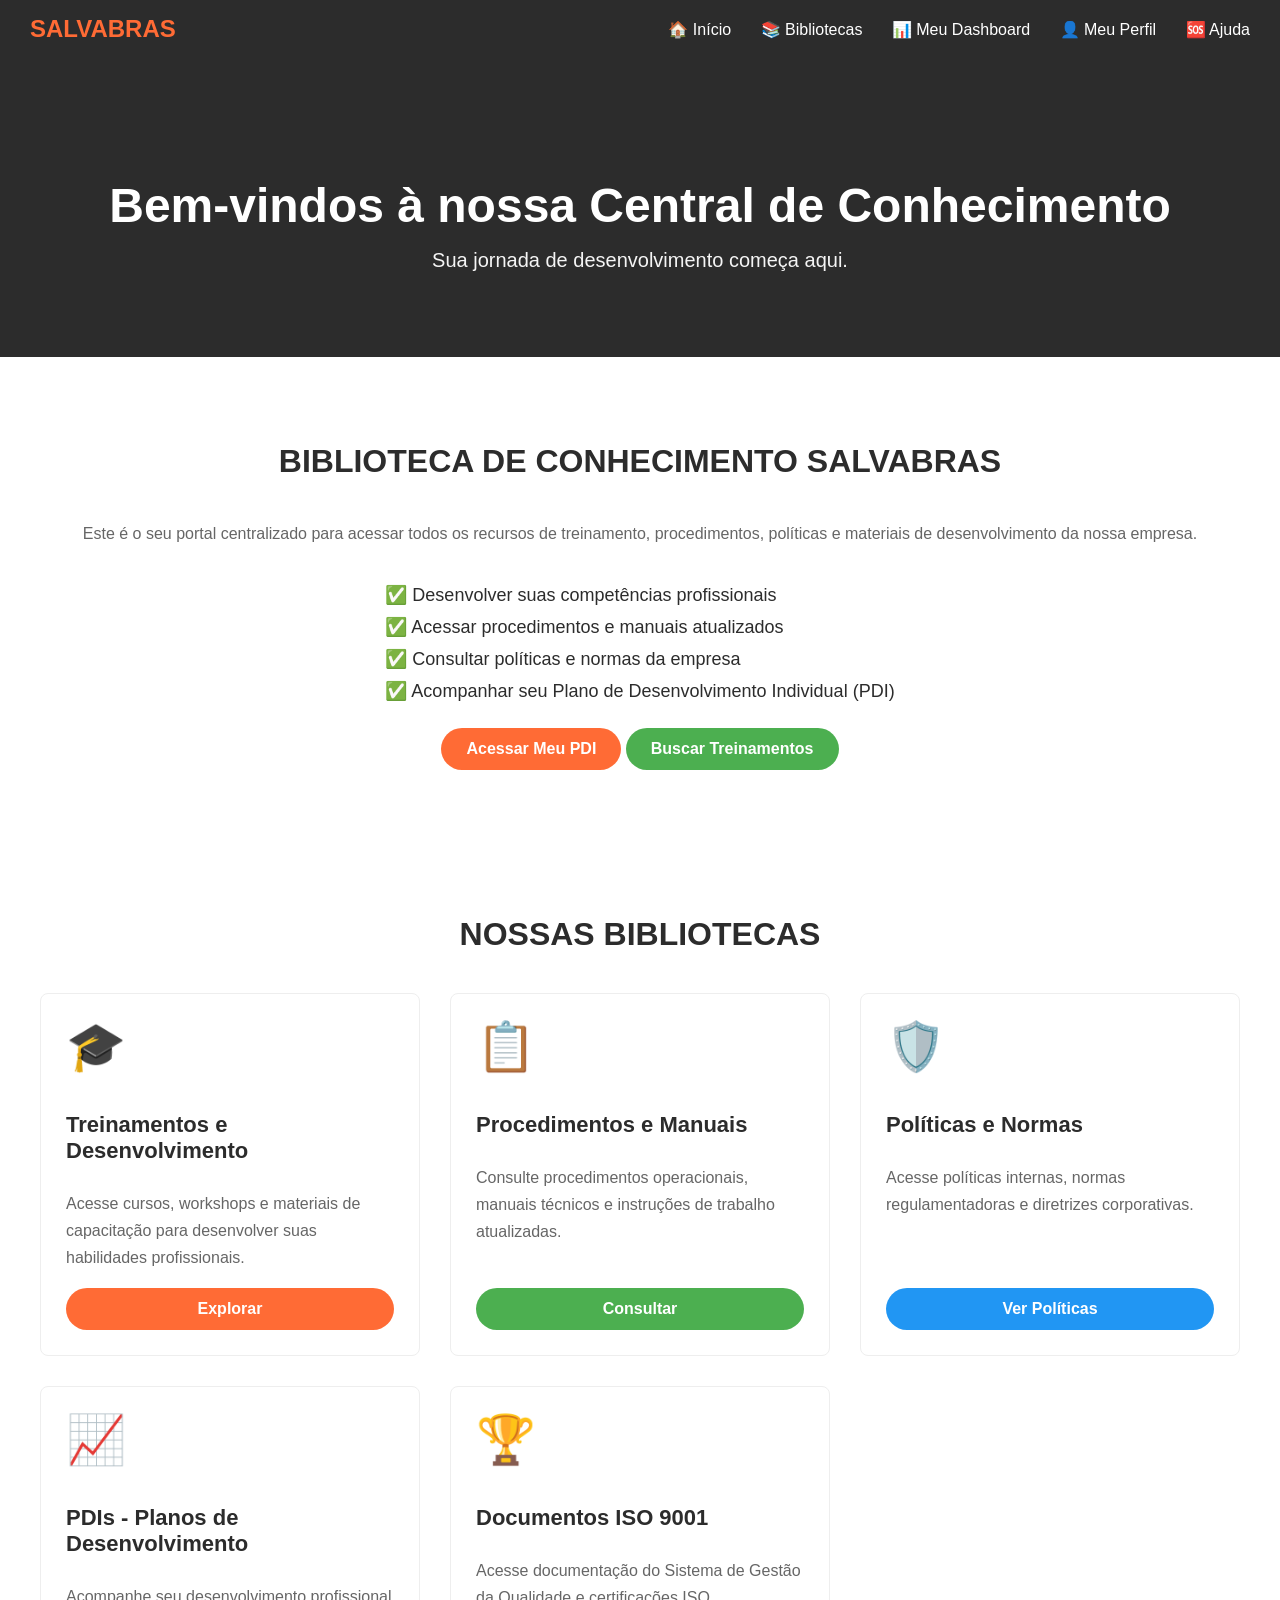
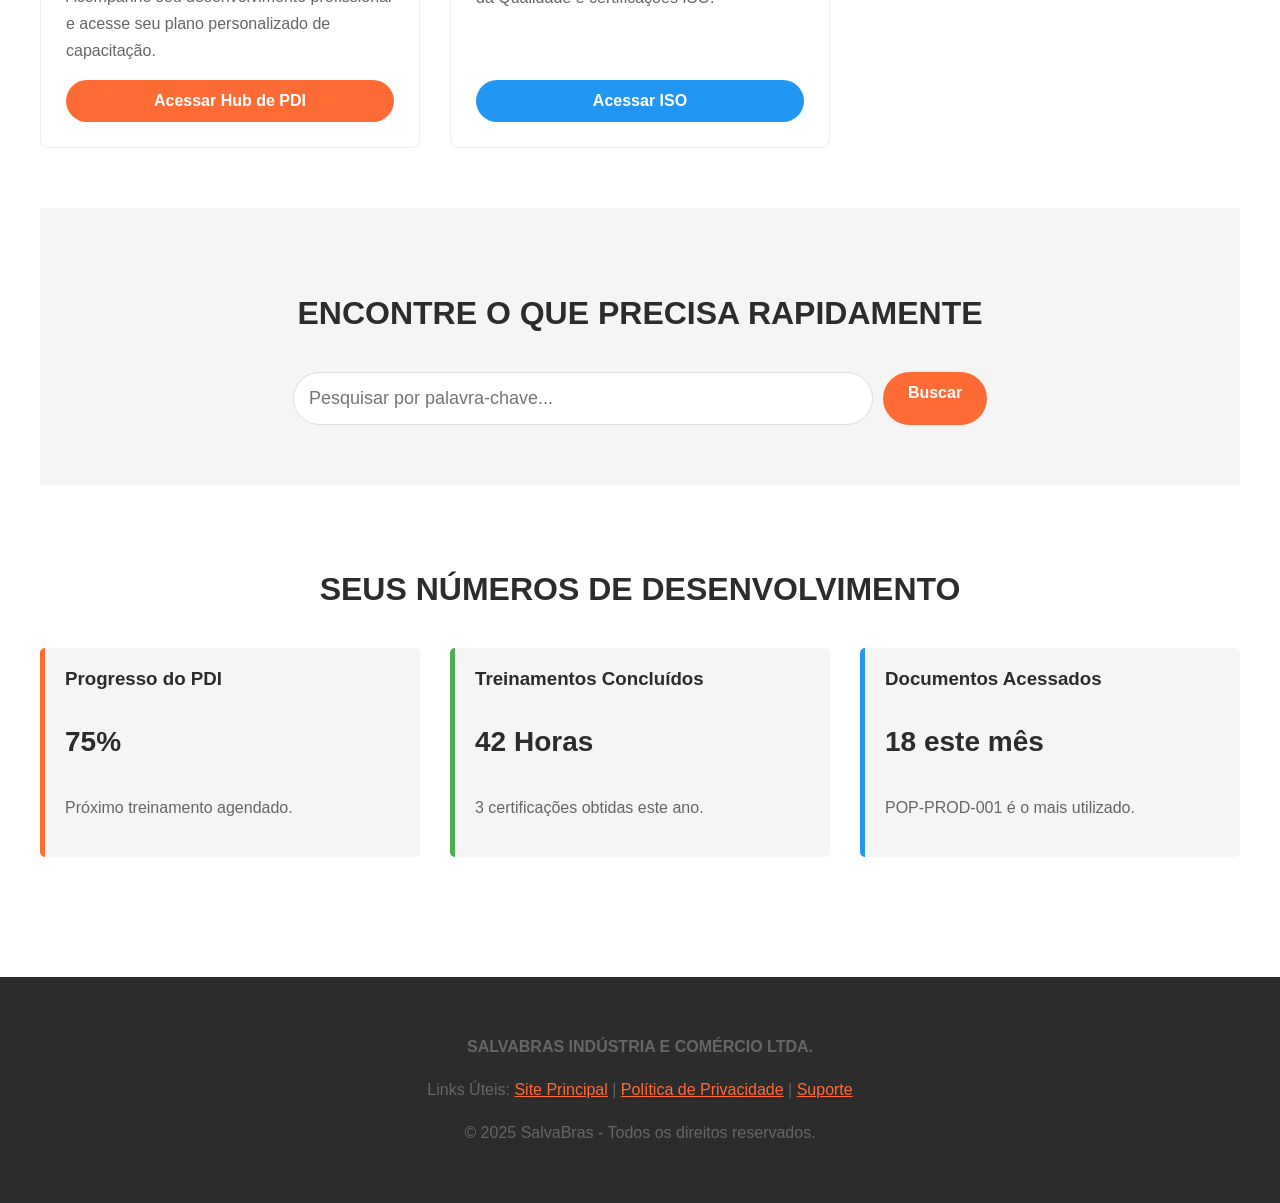
<file: index.html>
<!DOCTYPE html>
<html lang="pt-br">
<head>
    <meta charset="UTF-8">
    <meta name="viewport" content="width=device-width, initial-scale=1.0">
    <title>Biblioteca de Conhecimento SalvaBras</title>
    <link rel="stylesheet" href="style.css">
</head>
<body>

    <header class="main-header">
        <div class="logo">SALVABRAS</div>
        <nav>
            <a href="index.html">🏠 Início</a>
            <a href="#">📚 Bibliotecas</a>
            <a href="#">📊 Meu Dashboard</a>
            <a href="#">👤 Meu Perfil</a>
            <a href="#">🆘 Ajuda</a>
        </nav>
    </header>

    <main>
        <section class="hero-banner">
            <h1>Bem-vindos à nossa Central de Conhecimento</h1>
            <p>Sua jornada de desenvolvimento começa aqui.</p>
        </section>

        <div class="container">
            <section class="welcome-section">
                <h2 class="section-title">Biblioteca de Conhecimento SalvaBras</h2>
                <p>Este é o seu portal centralizado para acessar todos os recursos de treinamento, procedimentos, políticas e materiais de desenvolvimento da nossa empresa.</p>
                <ul>
                    <li>✅ Desenvolver suas competências profissionais</li>
                    <li>✅ Acessar procedimentos e manuais atualizados</li>
                    <li>✅ Consultar políticas e normas da empresa</li>
                    <li>✅ Acompanhar seu Plano de Desenvolvimento Individual (PDI)</li>
                </ul>
                <div>
                    <a href="pdi.html" class="btn btn-orange">Acessar Meu PDI</a>
                    <a href="treinamentos.html" class="btn btn-green">Buscar Treinamentos</a>
                </div>
            </section>

            <section id="libraries">
                <h2 class="section-title">Nossas Bibliotecas</h2>
                <div class="card-grid">
                    
                    <!-- Card 1: Treinamentos -->
                    <a href="treinamentos.html" class="info-card">
                        <div class="icon">🎓</div>
                        <h3>Treinamentos e Desenvolvimento</h3>
                        <p>Acesse cursos, workshops e materiais de capacitação para desenvolver suas habilidades profissionais.</p>
                        <div class="btn btn-orange" style="margin-top: auto;">Explorar</div>
                    </a>

                    <!-- Card 2: Procedimentos -->
                    <a href="procedimentos.html" class="info-card">
                        <div class="icon">📋</div>
                        <h3>Procedimentos e Manuais</h3>
                        <p>Consulte procedimentos operacionais, manuais técnicos e instruções de trabalho atualizadas.</p>
                        <div class="btn btn-green" style="margin-top: auto;">Consultar</div>
                    </a>

                    <!-- Card 3: Políticas -->
                    <a href="politicas.html" class="info-card">
                        <div class="icon">🛡️</div>
                        <h3>Políticas e Normas</h3>
                        <p>Acesse políticas internas, normas regulamentadoras e diretrizes corporativas.</p>
                        <div class="btn btn-blue" style="margin-top: auto;">Ver Políticas</div>
                    </a>

                    <!-- Card 4: PDIs (CORRIGIDO) -->
                    <a href="pdi.html" class="info-card">
                        <div class="icon">📈</div>
                        <h3>PDIs - Planos de Desenvolvimento</h3>
                        <p>Acompanhe seu desenvolvimento profissional e acesse seu plano personalizado de capacitação.</p>
                        <div class="btn btn-orange" style="margin-top: auto;">Acessar Hub de PDI</div>
                    </a>

                    <!-- Card 5: ISO 9001 -->
                    <a href="iso9001.html" class="info-card">
                        <div class="icon">🏆</div>
                        <h3>Documentos ISO 9001</h3>
                        <p>Acesse documentação do Sistema de Gestão da Qualidade e certificações ISO.</p>
                        <div class="btn btn-blue" style="margin-top: auto;">Acessar ISO</div>
                    </a>

                </div>
            </section>

            <section class="search-section">
                <div class="container">
                    <h2 class="section-title">Encontre o que precisa rapidamente</h2>
                    <div class="search-box">
                        <input type="search" placeholder="Pesquisar por palavra-chave...">
                        <a href="#" class="btn btn-orange">Buscar</a>
                    </div>
                </div>
            </section>

            <section id="dashboard">
                <h2 class="section-title">Seus Números de Desenvolvimento</h2>
                <div class="card-grid">
                    <div class="dashboard-card" style="border-color: var(--primary-orange);">
                        <h3>Progresso do PDI</h3>
                        <p class="metric">75%</p>
                        <p>Próximo treinamento agendado.</p>
                    </div>
                    <div class="dashboard-card" style="border-color: var(--secondary-green);">
                        <h3>Treinamentos Concluídos</h3>
                        <p class="metric">42 Horas</p>
                        <p>3 certificações obtidas este ano.</p>
                    </div>
                    <div class="dashboard-card" style="border-color: var(--accent-blue);">
                        <h3>Documentos Acessados</h3>
                        <p class="metric">18 este mês</p>
                        <p>POP-PROD-001 é o mais utilizado.</p>
                    </div>
                </div>
            </section>
        </div>
    </main>

    <footer class="main-footer">
        <p><strong>SALVABRAS INDÚSTRIA E COMÉRCIO LTDA.</strong></p>
        <p>Links Úteis: <a href="#">Site Principal</a> | <a href="#">Política de Privacidade</a> | <a href="#">Suporte</a></p>
        <p>&copy; 2025 SalvaBras - Todos os direitos reservados.</p>
    </footer>

</body>
</html>
</file>
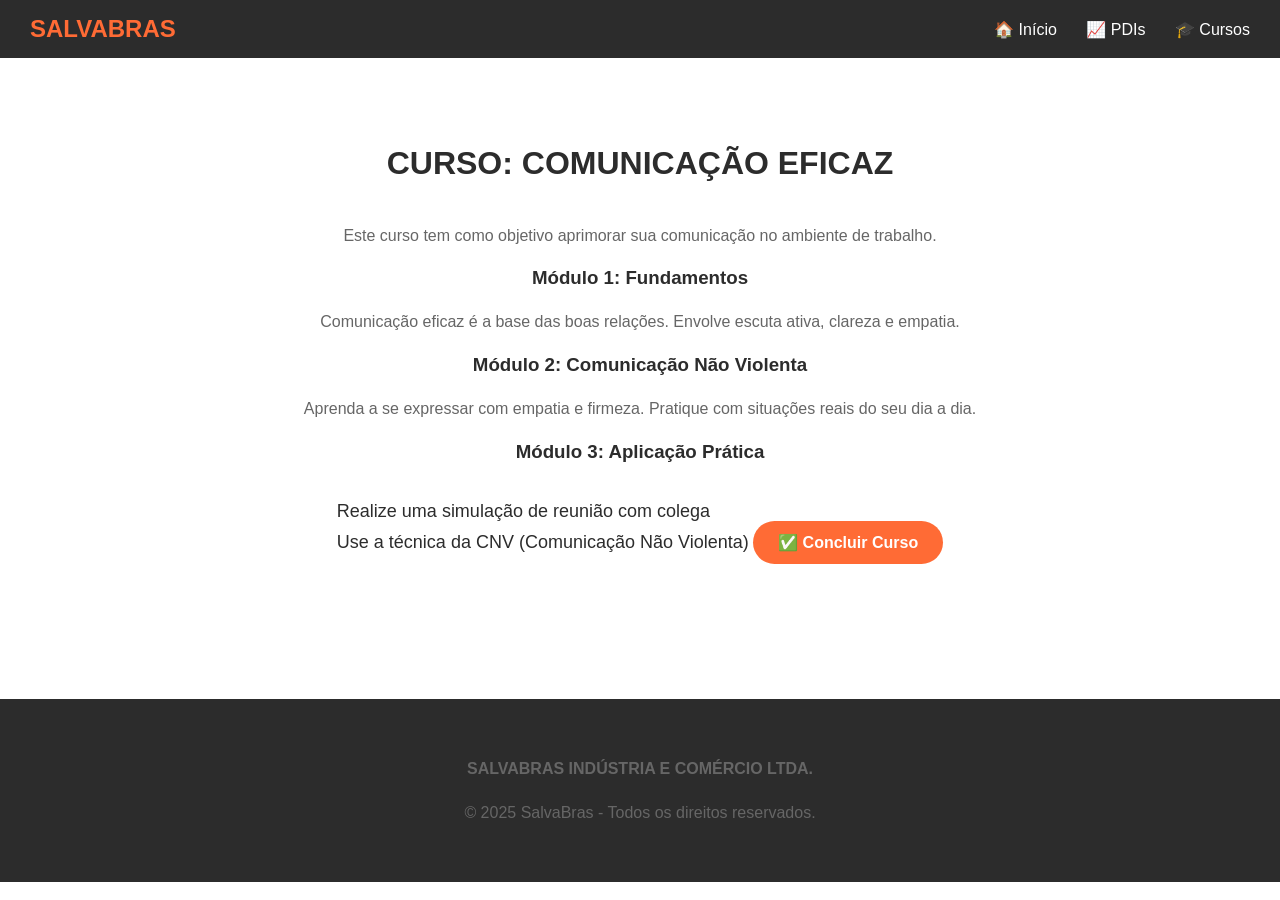
<file: curso-comunicacao.html>
<!DOCTYPE html>
<html lang="pt-br">
<head>
  <meta charset="UTF-8" />
  <meta name="viewport" content="width=device-width, initial-scale=1.0" />
  <title>Curso: Comunicação Eficaz</title>
  <link rel="stylesheet" href="style.css" />
</head>
<body>
  <header class="main-header">
    <div class="logo">SALVABRAS</div>
    <nav>
      <a href="index.html">🏠 Início</a>
      <a href="pdi.html">📈 PDIs</a>
      <a href="cursos.html">🎓 Cursos</a>
    </nav>
  </header>
  <main class="container">
    <section class="welcome-section">
      <h2 class="section-title">Curso: Comunicação Eficaz</h2>
      <p>Este curso tem como objetivo aprimorar sua comunicação no ambiente de trabalho.</p>
      <h3>Módulo 1: Fundamentos</h3>
      <p>Comunicação eficaz é a base das boas relações. Envolve escuta ativa, clareza e empatia.</p>
      <h3>Módulo 2: Comunicação Não Violenta</h3>
      <p>Aprenda a se expressar com empatia e firmeza. Pratique com situações reais do seu dia a dia.</p>
      <h3>Módulo 3: Aplicação Prática</h3>
      <ul>
        <li>Realize uma simulação de reunião com colega</li>
        <li>Use a técnica da CNV (Comunicação Não Violenta)</li>
      </ul>
      <button class="btn btn-orange" onclick="concluirCurso()">✅ Concluir Curso</button>
    </section>
  </main>
  <footer class="main-footer">
    <p><strong>SALVABRAS INDÚSTRIA E COMÉRCIO LTDA.</strong></p>
    <p>&copy; 2025 SalvaBras - Todos os direitos reservados.</p>
  </footer>
  <script>
    function concluirCurso() {
      const nome = prompt("Digite o nome do colaborador para registrar a conclusão:");
      if (!nome) return alert("Você precisa digitar um nome.");
      const cursos = JSON.parse(localStorage.getItem("cursosConcluidos") || "{}");
      if (!cursos[nome]) cursos[nome] = [];
      cursos[nome].push("Comunicação Eficaz");
      localStorage.setItem("cursosConcluidos", JSON.stringify(cursos));
      const pdis = JSON.parse(localStorage.getItem("pdis") || "{}");
      if (!pdis[nome]) pdis[nome] = [];
      pdis[nome].push({
        objetivo: "Desenvolver comunicação eficaz",
        acao: "Conclusão do curso interno de Comunicação",
        prazo: new Date().toLocaleDateString()
      });
      localStorage.setItem("pdis", JSON.stringify(pdis));
      alert("Curso concluído com sucesso! PDI atualizado.");
      window.location.href = "pdi.html";
    }
  </script>
</body>
</html>
</file>
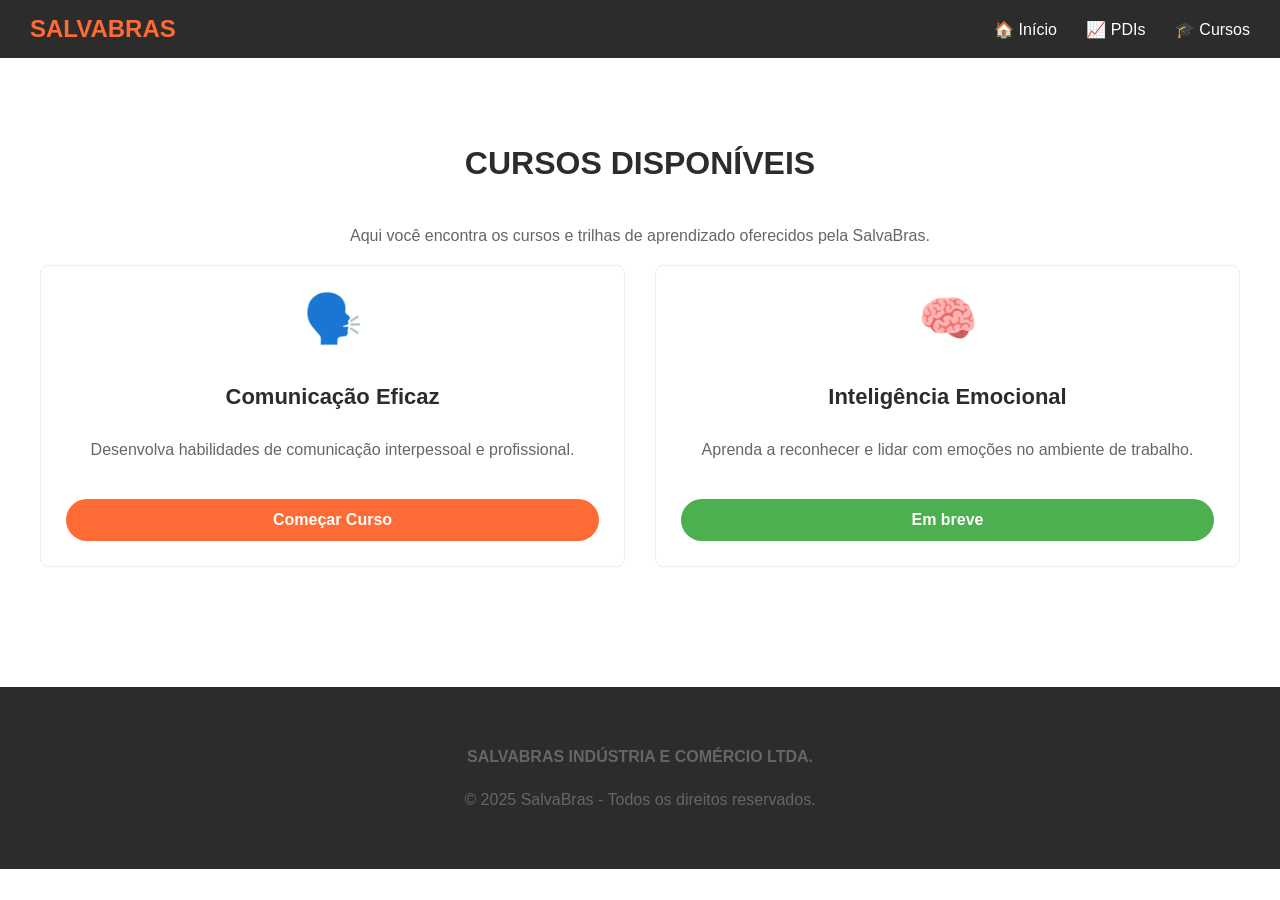
<file: cursos.html>
<!DOCTYPE html>
<html lang="pt-br">
<head>
  <meta charset="UTF-8" />
  <meta name="viewport" content="width=device-width, initial-scale=1.0" />
  <title>Cursos - SalvaBras</title>
  <link rel="stylesheet" href="style.css" />
</head>
<body>
  <header class="main-header">
    <div class="logo">SALVABRAS</div>
    <nav>
      <a href="index.html">🏠 Início</a>
      <a href="pdi.html">📈 PDIs</a>
      <a href="cursos.html">🎓 Cursos</a>
    </nav>
  </header>
  <main class="container">
    <section class="welcome-section">
      <h2 class="section-title">Cursos Disponíveis</h2>
      <p>Aqui você encontra os cursos e trilhas de aprendizado oferecidos pela SalvaBras.</p>
      <div class="card-grid">
        <div class="info-card">
          <div class="icon">🗣️</div>
          <h3>Comunicação Eficaz</h3>
          <p>Desenvolva habilidades de comunicação interpessoal e profissional.</p>
          <a href="curso-comunicacao.html" class="btn btn-orange">Começar Curso</a>
        </div>
        <div class="info-card">
          <div class="icon">🧠</div>
          <h3>Inteligência Emocional</h3>
          <p>Aprenda a reconhecer e lidar com emoções no ambiente de trabalho.</p>
          <a href="#" class="btn btn-green">Em breve</a>
        </div>
      </div>
    </section>
  </main>
  <footer class="main-footer">
    <p><strong>SALVABRAS INDÚSTRIA E COMÉRCIO LTDA.</strong></p>
    <p>&copy; 2025 SalvaBras - Todos os direitos reservados.</p>
  </footer>
</body>
</html>
</file>
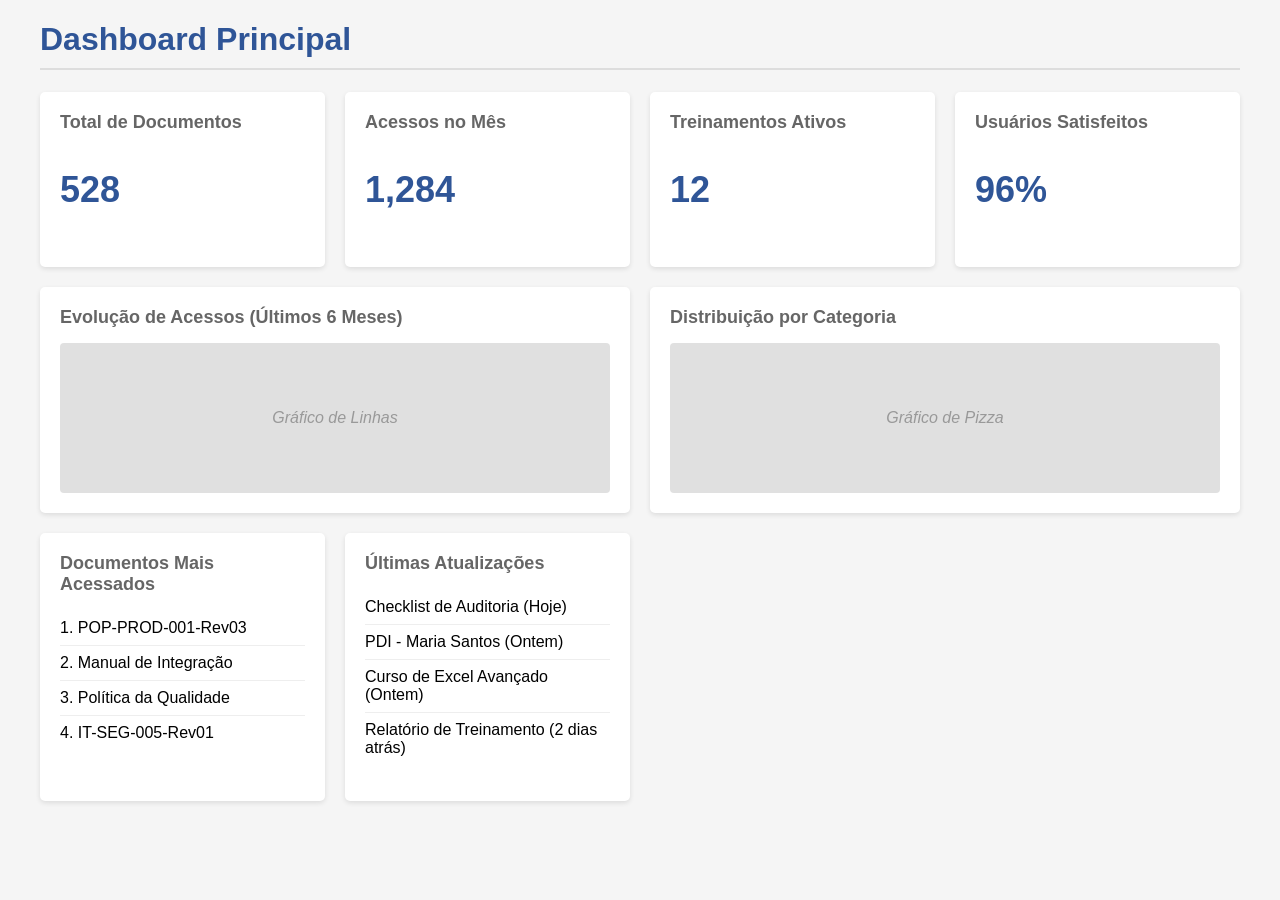
<file: dashboard.html>
<!DOCTYPE html>
<html lang="pt-br">
<head>
    <meta charset="UTF-8">
    <meta name="viewport" content="width=device-width, initial-scale=1.0">
    <title>Dashboard - Biblioteca de Conhecimento</title>
    <style>
        body { font-family: 'Segoe UI', sans-serif; background-color: #F5F5F5; margin: 0; }
        .container { max-width: 1200px; margin: 20px auto; padding: 0 20px; }
        h1 { color: #2F5597; border-bottom: 2px solid #ddd; padding-bottom: 10px; }

        /* --- Grid do Dashboard --- */
        .dashboard-grid {
            display: grid;
            grid-template-columns: repeat(auto-fit, minmax(250px, 1fr));
            gap: 20px;
        }
        .card {
            background-color: white;
            padding: 20px;
            border-radius: 5px;
            box-shadow: 0 2px 5px rgba(0,0,0,0.1);
        }
        .card h2 {
            font-size: 18px;
            color: #666;
            margin-top: 0;
        }
        .card .metric {
            font-size: 36px;
            font-weight: bold;
            color: #2F5597;
        }
        .card .chart-placeholder {
            height: 150px;
            background-color: #e0e0e0;
            display: flex;
            align-items: center;
            justify-content: center;
            color: #999;
            font-style: italic;
            margin-top: 15px;
            border-radius: 4px;
        }
        .card ul {
            list-style-type: none;
            padding: 0;
        }
        .card ul li {
            padding: 8px 0;
            border-bottom: 1px solid #eee;
        }
        .card ul li:last-child {
            border-bottom: none;
        }
    </style>
</head>
<body>
    <div class="container">
        <h1>Dashboard Principal</h1>
        <div class="dashboard-grid">
            
            <div class="card">
                <h2>Total de Documentos</h2>
                <p class="metric">528</p>
            </div>
            <div class="card">
                <h2>Acessos no Mês</h2>
                <p class="metric">1,284</p>
            </div>
            <div class="card">
                <h2>Treinamentos Ativos</h2>
                <p class="metric">12</p>
            </div>
            <div class="card">
                <h2>Usuários Satisfeitos</h2>
                <p class="metric">96%</p>
            </div>

            <div class="card" style="grid-column: 1 / 3;">
                <h2>Evolução de Acessos (Últimos 6 Meses)</h2>
                <div class="chart-placeholder">Gráfico de Linhas</div>
            </div>

            <div class="card" style="grid-column: 3 / 5;">
                <h2>Distribuição por Categoria</h2>
                <div class="chart-placeholder">Gráfico de Pizza</div>
            </div>

            <div class="card">
                <h2>Documentos Mais Acessados</h2>
                <ul>
                    <li>1. POP-PROD-001-Rev03</li>
                    <li>2. Manual de Integração</li>
                    <li>3. Política da Qualidade</li>
                    <li>4. IT-SEG-005-Rev01</li>
                </ul>
            </div>

            <div class="card">
                <h2>Últimas Atualizações</h2>
                <ul>
                    <li>Checklist de Auditoria (Hoje)</li>
                    <li>PDI - Maria Santos (Ontem)</li>
                    <li>Curso de Excel Avançado (Ontem)</li>
                    <li>Relatório de Treinamento (2 dias atrás)</li>
                </ul>
            </div>

        </div>
    </div>
</body>
</html>
</file>
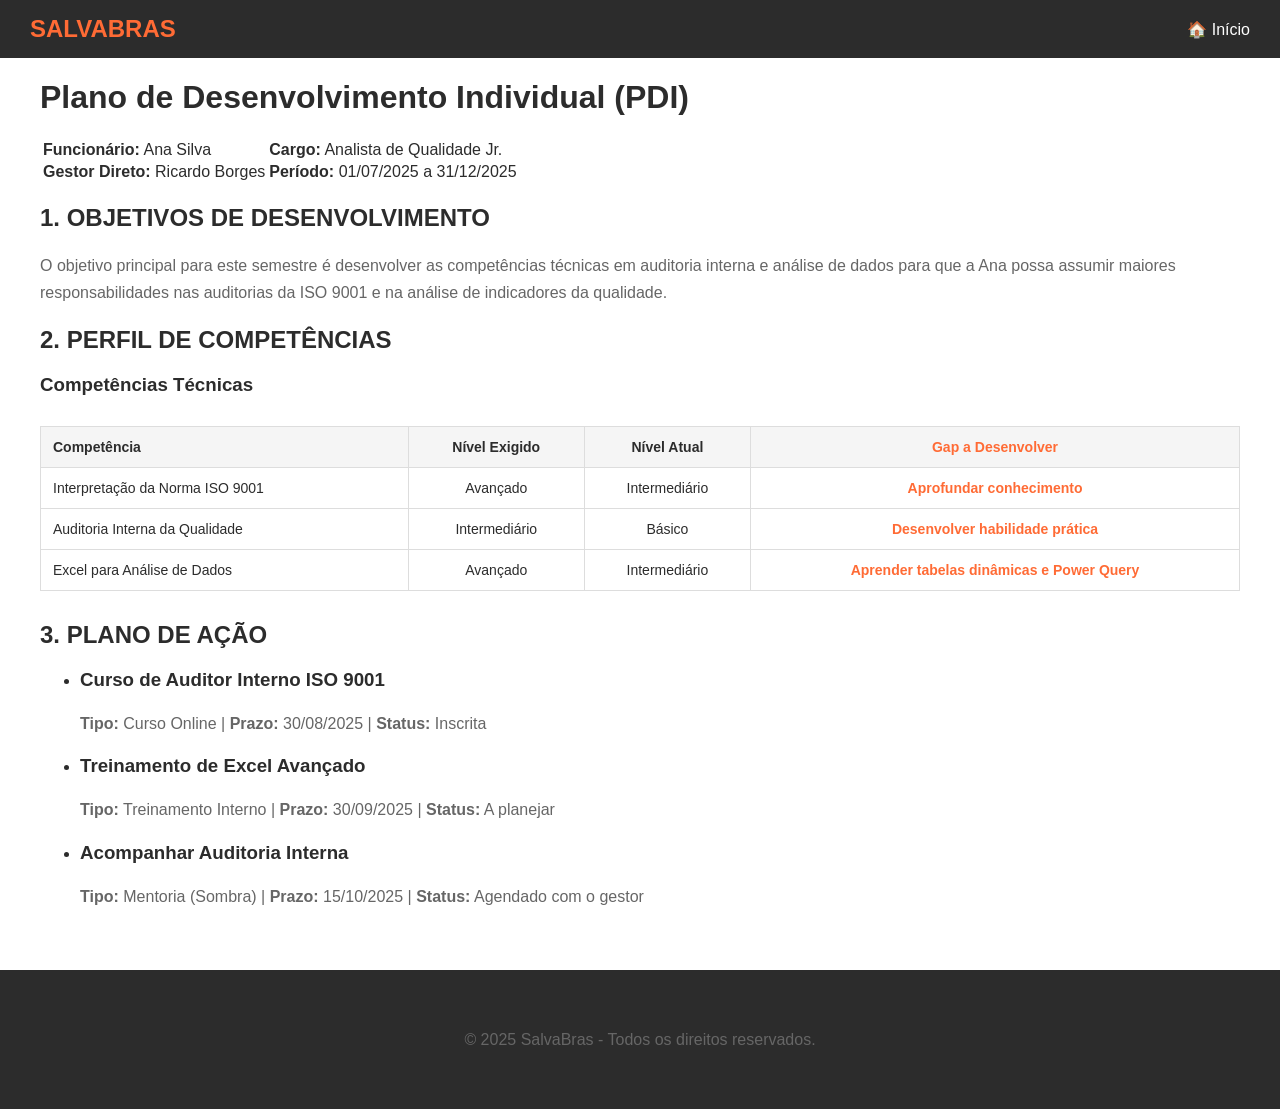
<file: exemplo-pdi-ana.html>
<!DOCTYPE html>
<html lang="pt-br">
<head>
    <meta charset="UTF-8">
    <meta name="viewport" content="width=device-width, initial-scale=1.0">
    <title>PDI - Ana Silva</title>
    <link rel="stylesheet" href="style.css"> <!-- Usando nosso CSS central! -->
</head>
<body>
    <header class="main-header">
        <div class="logo">SALVABRAS</div>
        <nav><a href="index.html">🏠 Início</a></nav>
    </header>

    <div class="container">
        <!-- ========= CABEÇALHO DO DOCUMENTO ========= -->
        <div class="doc-header">
            <h1 class="page-title">Plano de Desenvolvimento Individual (PDI)</h1>
            <table class="header-table">
                <tr>
                    <td><strong>Funcionário:</strong> Ana Silva</td>
                    <td><strong>Cargo:</strong> Analista de Qualidade Jr.</td>
                </tr>
                <tr>
                    <td><strong>Gestor Direto:</strong> Ricardo Borges</td>
                    <td><strong>Período:</strong> 01/07/2025 a 31/12/2025</td>
                </tr>
            </table>
        </div>

        <!-- ========= CORPO DO DOCUMENTO ========= -->
        <h2>1. OBJETIVOS DE DESENVOLVIMENTO</h2>
        <p>O objetivo principal para este semestre é desenvolver as competências técnicas em auditoria interna e análise de dados para que a Ana possa assumir maiores responsabilidades nas auditorias da ISO 9001 e na análise de indicadores da qualidade.</p>

        <h2>2. PERFIL DE COMPETÊNCIAS</h2>
        <h3>Competências Técnicas</h3>
        <table class="data-table"> <!-- Precisaremos adicionar o estilo .data-table no CSS -->
            <thead>
                <tr>
                    <th class="text-left">Competência</th>
                    <th>Nível Exigido</th>
                    <th>Nível Atual</th>
                    <th class="gap">Gap a Desenvolver</th>
                </tr>
            </thead>
            <tbody>
                <tr>
                    <td class="text-left">Interpretação da Norma ISO 9001</td>
                    <td>Avançado</td>
                    <td>Intermediário</td>
                    <td class="gap">Aprofundar conhecimento</td>
                </tr>
                <tr>
                    <td class="text-left">Auditoria Interna da Qualidade</td>
                    <td>Intermediário</td>
                    <td>Básico</td>
                    <td class="gap">Desenvolver habilidade prática</td>
                </tr>
                <tr>
                    <td class="text-left">Excel para Análise de Dados</td>
                    <td>Avançado</td>
                    <td>Intermediário</td>
                    <td class="gap">Aprender tabelas dinâmicas e Power Query</td>
                </tr>
            </tbody>
        </table>

        <h2>3. PLANO DE AÇÃO</h2>
        <ul class="document-list">
            <li class="document-list-item">
                <div class="document-info">
                    <h3>Curso de Auditor Interno ISO 9001</h3>
                    <p><strong>Tipo:</strong> Curso Online | <strong>Prazo:</strong> 30/08/2025 | <strong>Status:</strong> Inscrita</p>
                </div>
            </li>
            <li class="document-list-item">
                <div class="document-info">
                    <h3>Treinamento de Excel Avançado</h3>
                    <p><strong>Tipo:</strong> Treinamento Interno | <strong>Prazo:</strong> 30/09/2025 | <strong>Status:</strong> A planejar</p>
                </div>
            </li>
            <li class="document-list-item">
                <div class="document-info">
                    <h3>Acompanhar Auditoria Interna</h3>
                    <p><strong>Tipo:</strong> Mentoria (Sombra) | <strong>Prazo:</strong> 15/10/2025 | <strong>Status:</strong> Agendado com o gestor</p>
                </div>
            </li>
        </ul>
    </div>

    <footer class="main-footer">
        <p>&copy; 2025 SalvaBras - Todos os direitos reservados.</p>
    </footer>
</body>
</html>
</file>
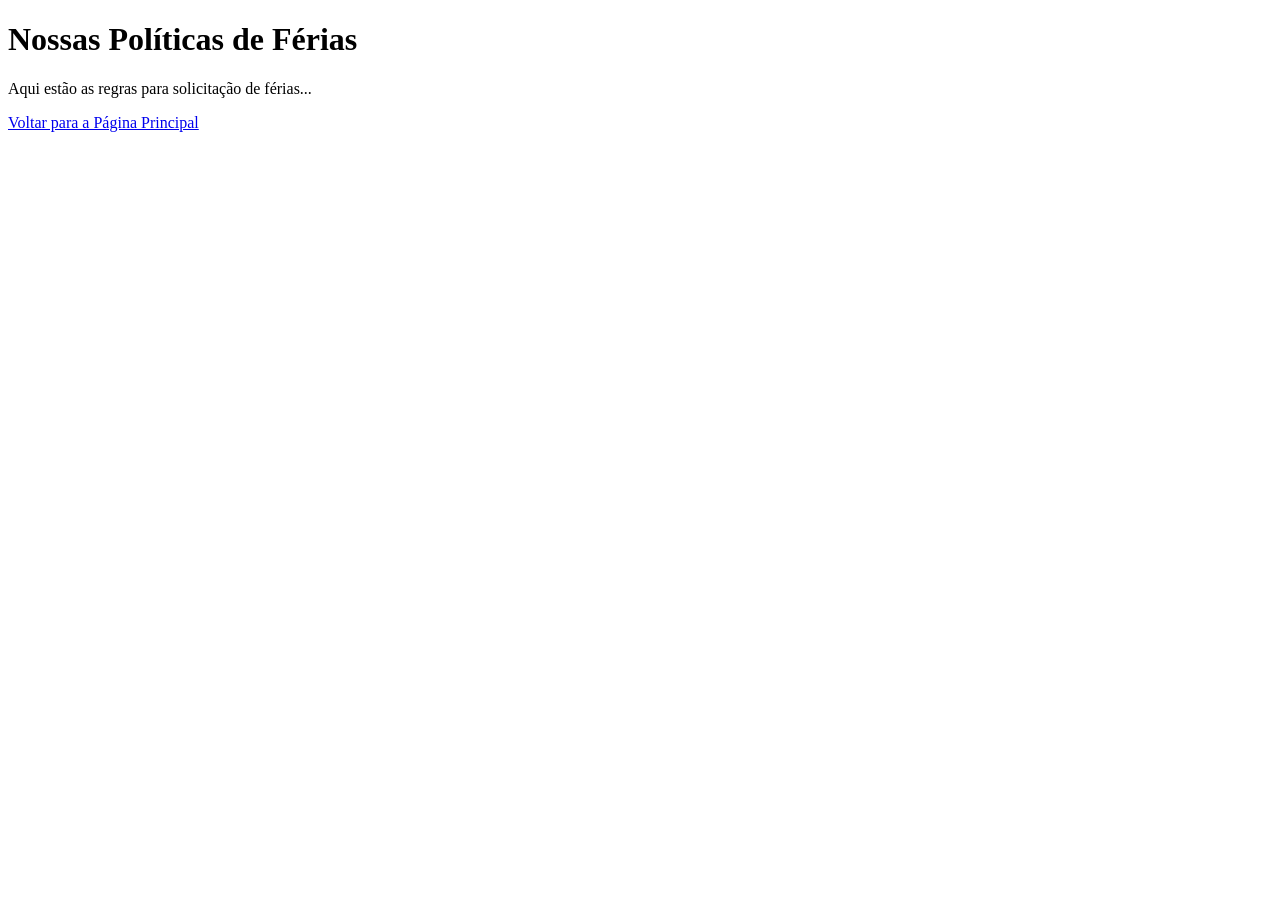
<file: ferias.html>
<!DOCTYPE html>
<html>
<head>
    <title>Políticas de Férias</title>
</head>
<body>
    <h1>Nossas Políticas de Férias</h1>
    <p>Aqui estão as regras para solicitação de férias...</p>
    
    <!-- Este link nos levará de volta para casa -->
    <a href="index.html">Voltar para a Página Principal</a>
</body>
</html>
</file>
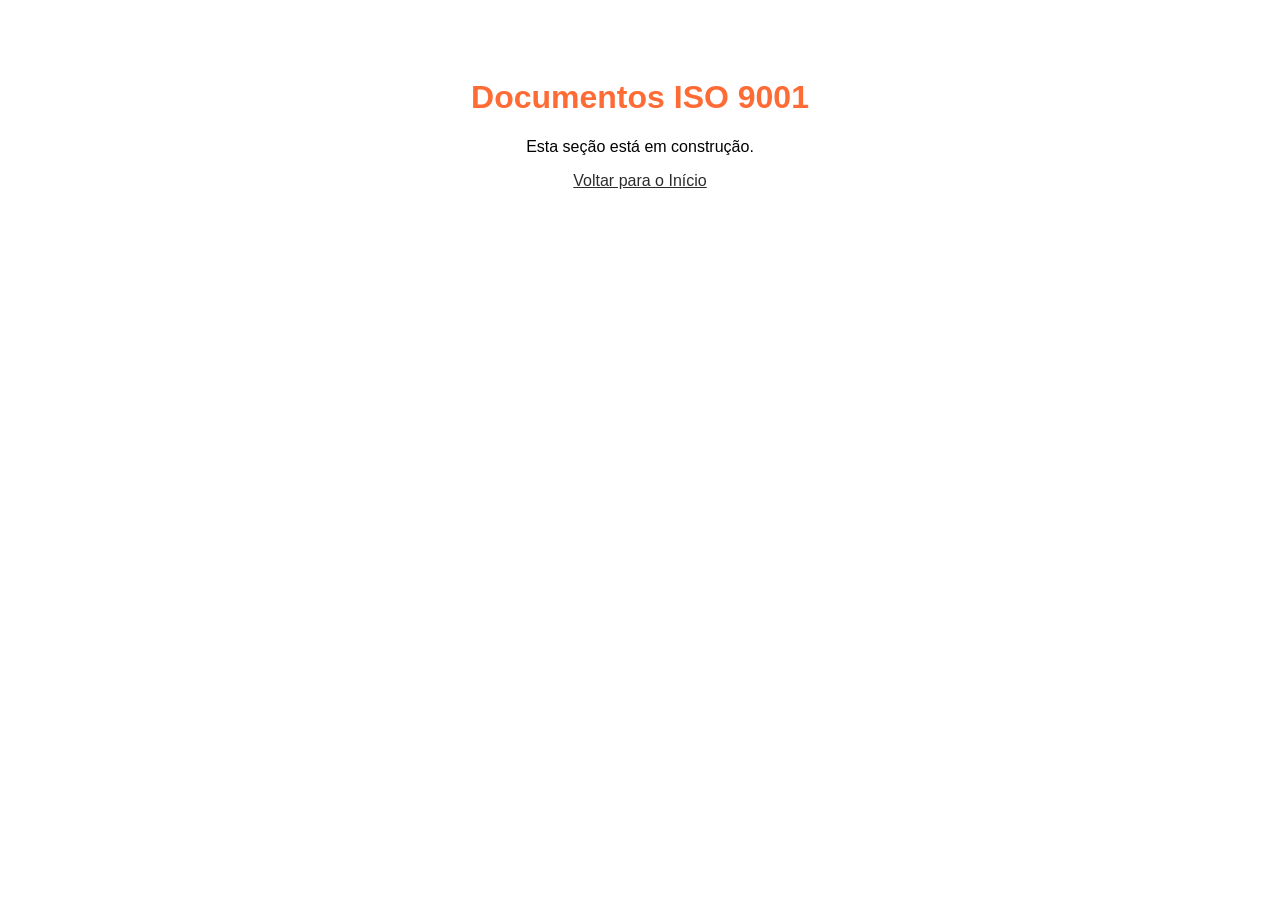
<file: iso9001.html>
<!DOCTYPE html>
<html lang="pt-br">
<head>
    <meta charset="UTF-8">
    <title>Documentos ISO 9001 - Biblioteca SalvaBras</title>
    <style>
        :root { --primary-orange: #FF6B35; --dark-gray: #2C2C2C; }
        body { font-family: 'Segoe UI', sans-serif; text-align: center; padding-top: 50px; }
        h1 { color: var(--primary-orange); }
        a { color: var(--dark-gray); }
    </style>
</head>
<body>
    <h1>Documentos ISO 9001</h1>
    <p>Esta seção está em construção.</p>
    <a href="index.html">Voltar para o Início</a>
</body>
</html>
</file>
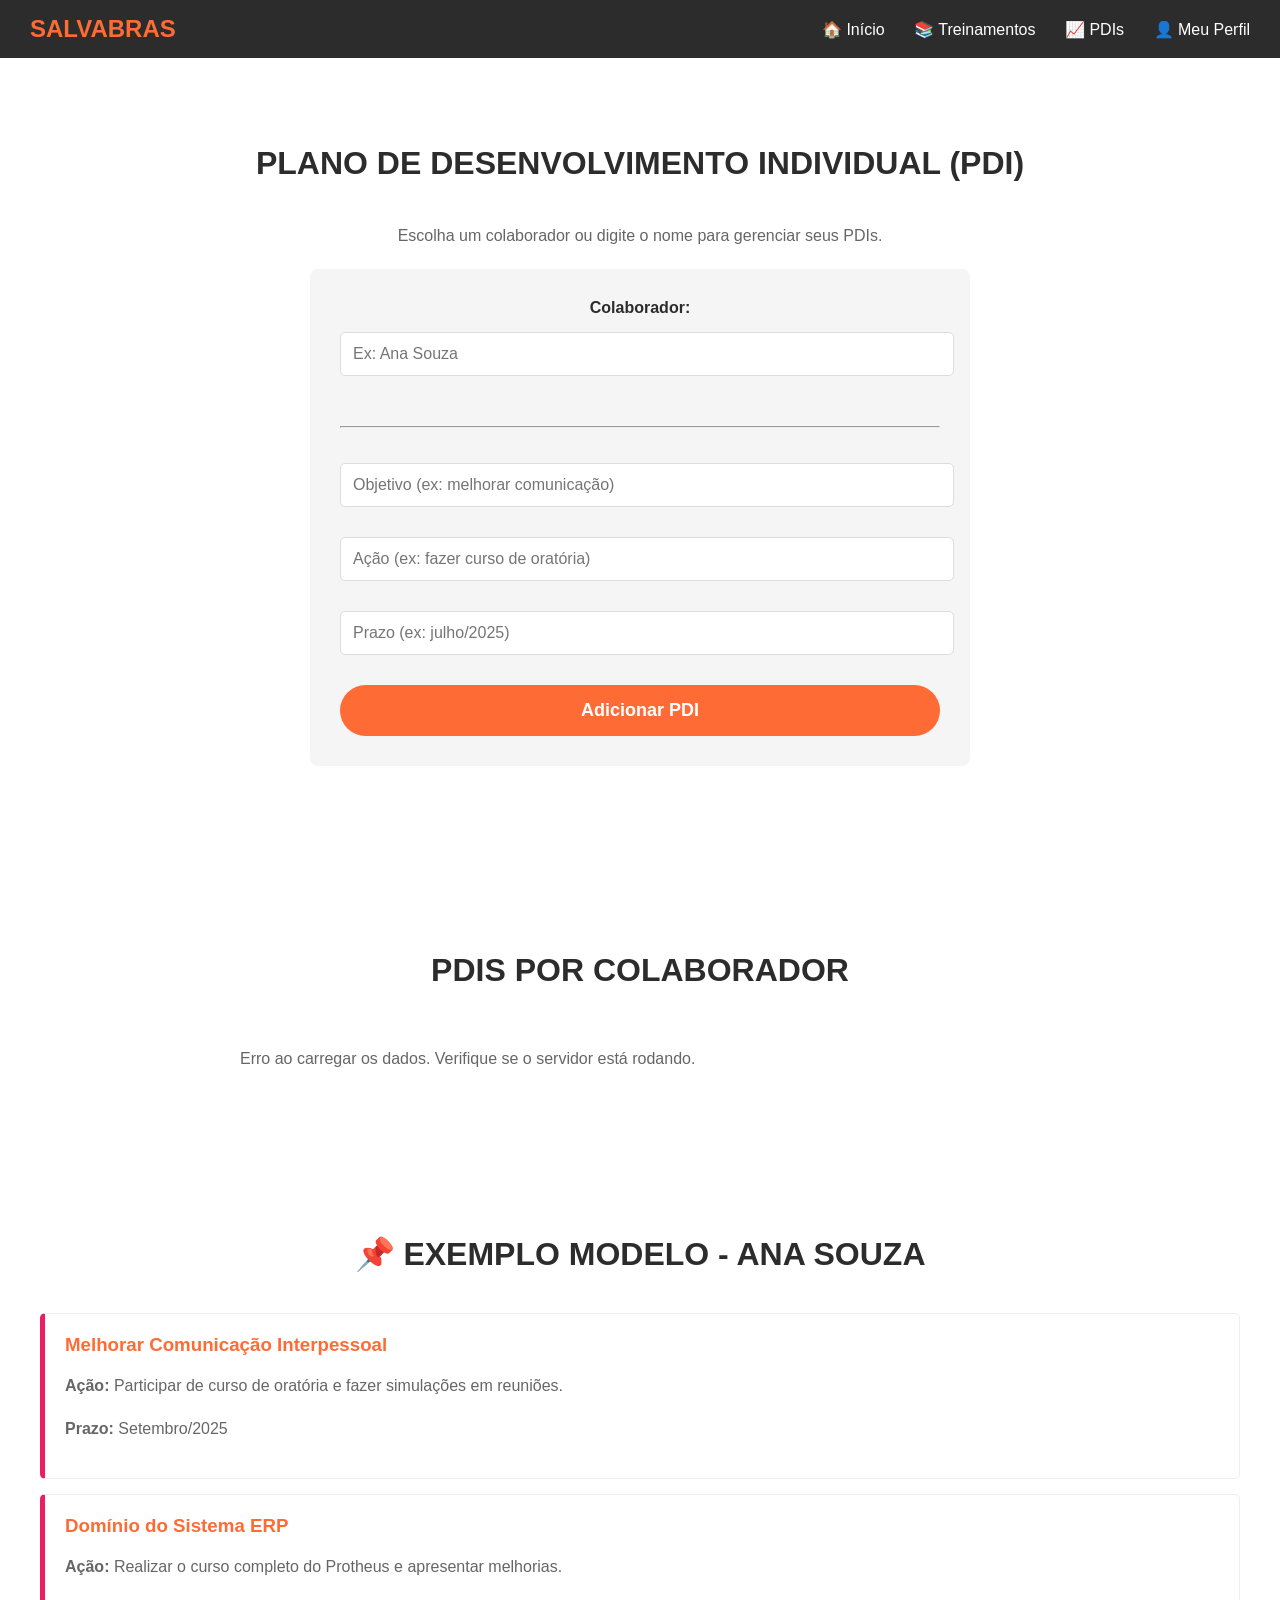
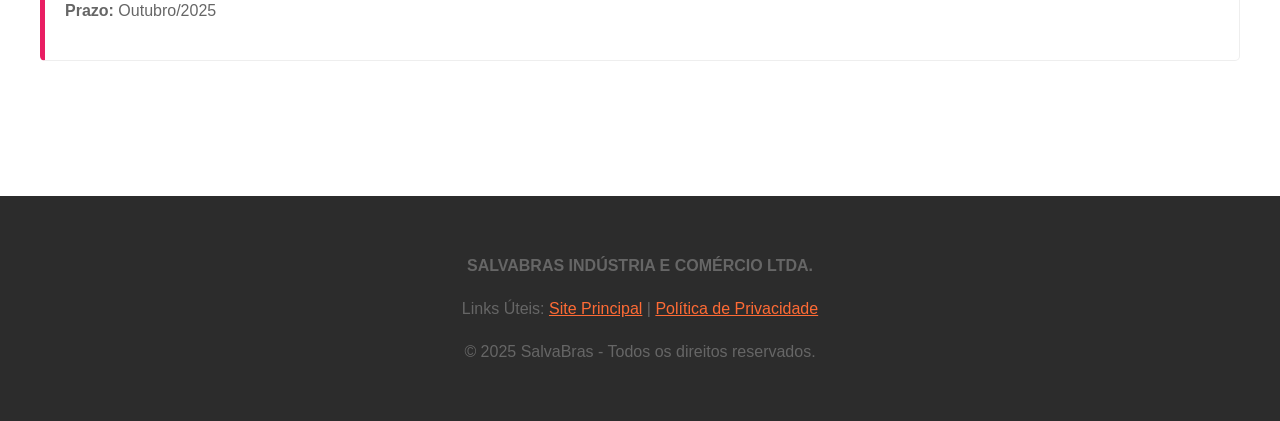
<file: pdi.html>
<!DOCTYPE html>
<html lang="pt-br">
<head>
  <meta charset="UTF-8" />
  <meta name="viewport" content="width=device-width, initial-scale=1.0" />
  <title>PDI por Colaborador - SalvaBras</title>
  <link rel="stylesheet" href="style.css" />
</head>
<body>

  <header class="main-header">
    <div class="logo">SALVABRAS</div>
    <nav>
      <a href="index.html">🏠 Início</a>
      <a href="treinamentos.html">📚 Treinamentos</a>
      <a href="#">📈 PDIs</a>
      <a href="#">👤 Meu Perfil</a>
    </nav>
  </header>

  <main class="container">
    <section class="welcome-section">
      <h2 class="section-title">Plano de Desenvolvimento Individual (PDI)</h2>
      <p>Escolha um colaborador ou digite o nome para gerenciar seus PDIs.</p>

      <div class="pdi-form">
        <label for="colaborador"><strong>Colaborador:</strong></label>
        <input type="text" id="colaborador" placeholder="Ex: Ana Souza" required />

        <hr style="margin: 20px 0;">

        <input type="text" id="objetivo" placeholder="Objetivo (ex: melhorar comunicação)" required />
        <input type="text" id="acao" placeholder="Ação (ex: fazer curso de oratória)" required />
        <input type="text" id="prazo" placeholder="Prazo (ex: julho/2025)" required />
        <button type="submit" class="btn btn-orange" id="adicionarPDI">Adicionar PDI</button>
      </div>
    </section>

    <section>
      <h2 class="section-title">PDIs por Colaborador</h2>
      <div id="pdi-list" class="pdi-list"></div>
    </section>

    <section>
      <h2 class="section-title">📌 Exemplo Modelo - Ana Souza</h2>
      <div class="pdi-card">
        <h3>Melhorar Comunicação Interpessoal</h3>
        <p><strong>Ação:</strong> Participar de curso de oratória e fazer simulações em reuniões.</p>
        <p><strong>Prazo:</strong> Setembro/2025</p>
      </div>
      <div class="pdi-card">
        <h3>Domínio do Sistema ERP</h3>
        <p><strong>Ação:</strong> Realizar o curso completo do Protheus e apresentar melhorias.</p>
        <p><strong>Prazo:</strong> Outubro/2025</p>
      </div>
    </section>
  </main>

  <footer class="main-footer">
    <p><strong>SALVABRAS INDÚSTRIA E COMÉRCIO LTDA.</strong></p>
    <p>Links Úteis: <a href="#">Site Principal</a> | <a href="#">Política de Privacidade</a></p>
    <p>&copy; 2025 SalvaBras - Todos os direitos reservados.</p>
  </footer>

    <script>
    const pdiListContainer = document.getElementById('pdi-list'); // Supondo que a div que lista os PDIs tenha o id="pdi-list"

    // A nova função que busca dados da nossa API
    async function buscarErenderizarPDIs() {
        try {
            // 1. Faz a chamada para a nossa API no back-end
            const response = await fetch('http://localhost:3000/api/pdis' );
            
            // 2. Converte a resposta em JSON
            const pdis = await response.json();

            // 3. Limpa a lista atual
            pdiListContainer.innerHTML = '';

            // 4. Cria o HTML para cada PDI recebido do back-end
            pdis.forEach(pdi => {
                const pdiCard = document.createElement('div');
                pdiCard.className = 'pdi-card'; // Usando a classe que já temos no CSS
                pdiCard.innerHTML = `
                    <h4>👤 ${pdi.colaborador}</h4>
                    <p><strong>Objetivo:</strong> ${pdi.objetivo}</p>
                    <p><strong>Progresso:</strong> ${pdi.progresso}%</p>
                `;
                pdiListContainer.appendChild(pdiCard);
            });

        } catch (error) {
            // Se der algum erro na comunicação, mostra no console
            console.error('Erro ao buscar dados da API:', error);
            pdiListContainer.innerHTML = '<p>Erro ao carregar os dados. Verifique se o servidor está rodando.</p>';
        }
    }

    // Chama a função para executar assim que a página carregar
    buscarErenderizarPDIs();
</script>

</body>
</html>
</file>
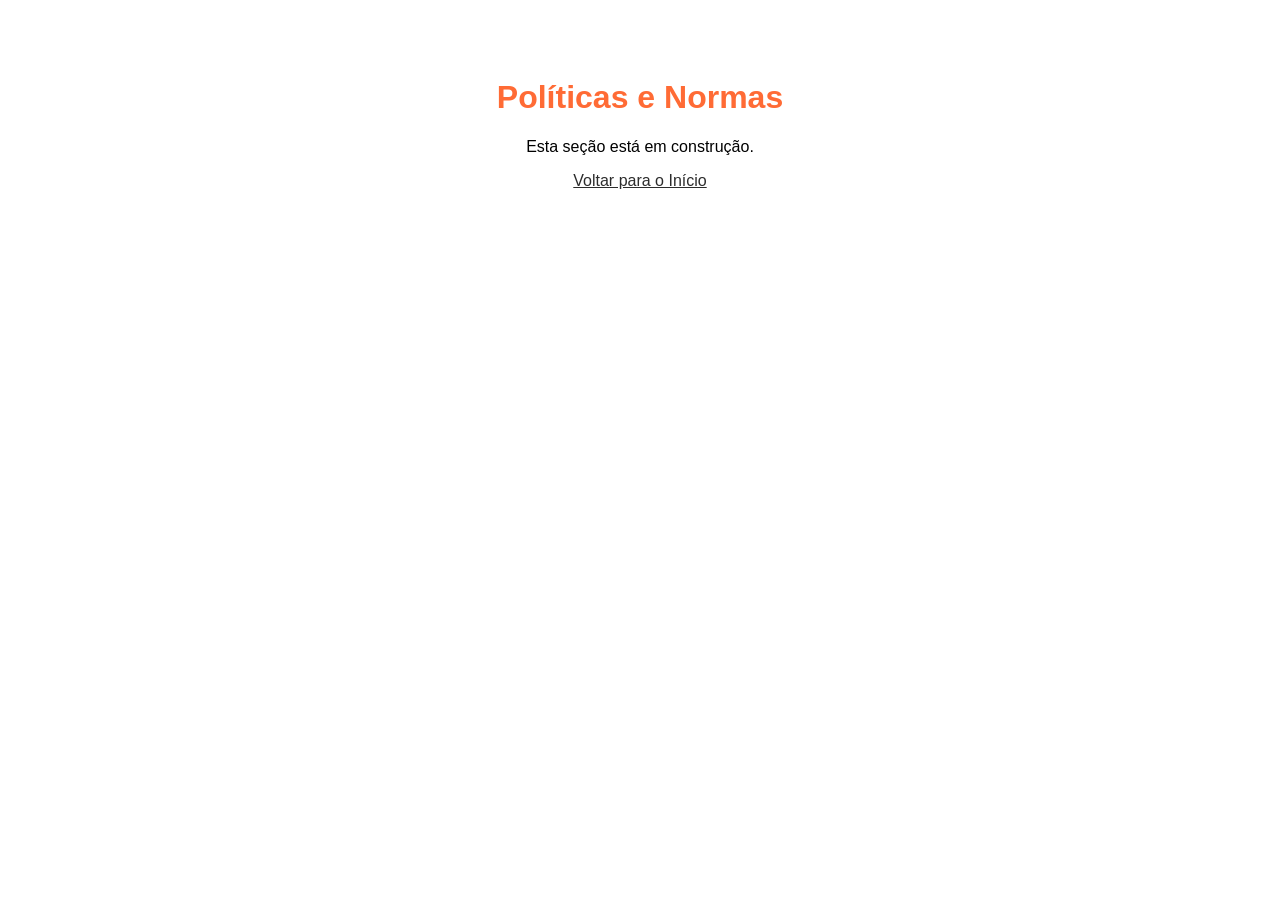
<file: politicas.html>
<!DOCTYPE html>
<html lang="pt-br">
<head>
    <meta charset="UTF-8">
    <title>Políticas e Normas - Biblioteca SalvaBras</title>
    <style>
        :root { --primary-orange: #FF6B35; --dark-gray: #2C2C2C; }
        body { font-family: 'Segoe UI', sans-serif; text-align: center; padding-top: 50px; }
        h1 { color: var(--primary-orange); }
        a { color: var(--dark-gray); }
    </style>
</head>
<body>
    <h1>Políticas e Normas</h1>
    <p>Esta seção está em construção.</p>
    <a href="index.html">Voltar para o Início</a>
</body>
</html>
</file>
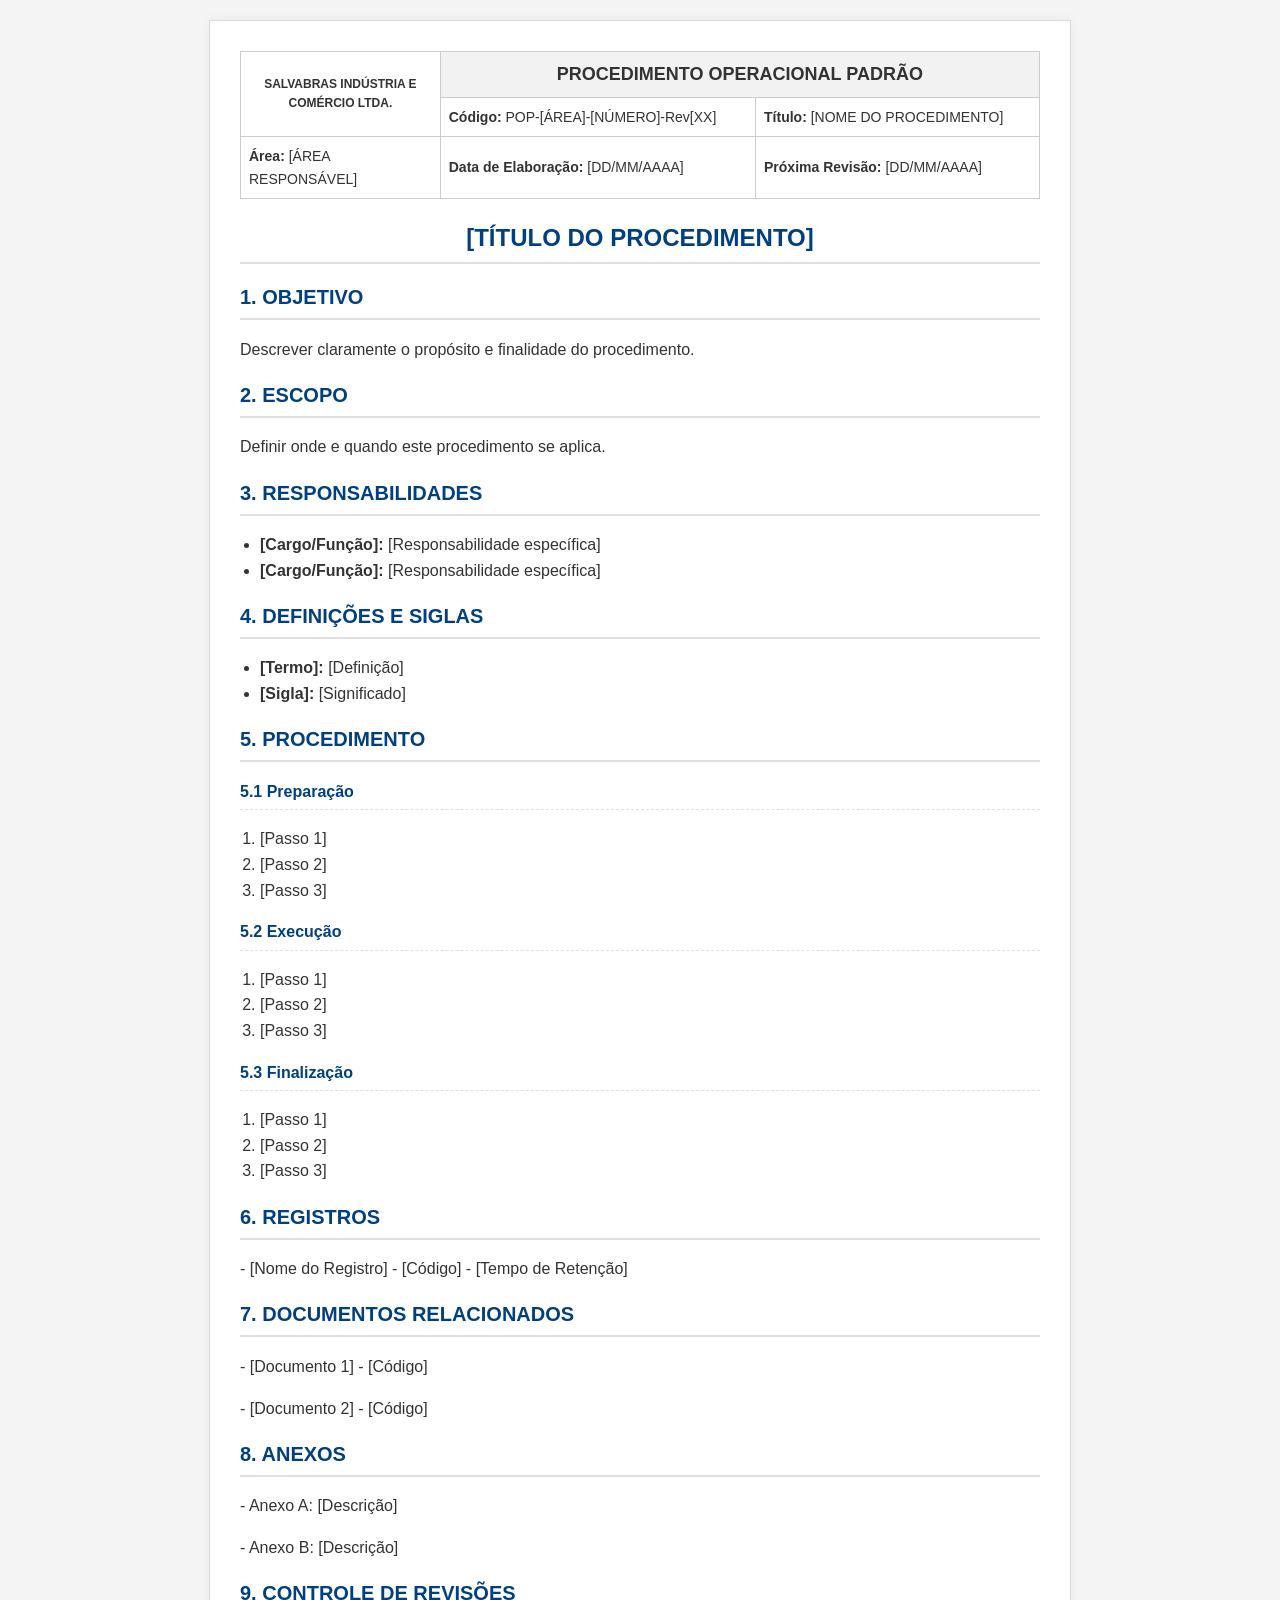
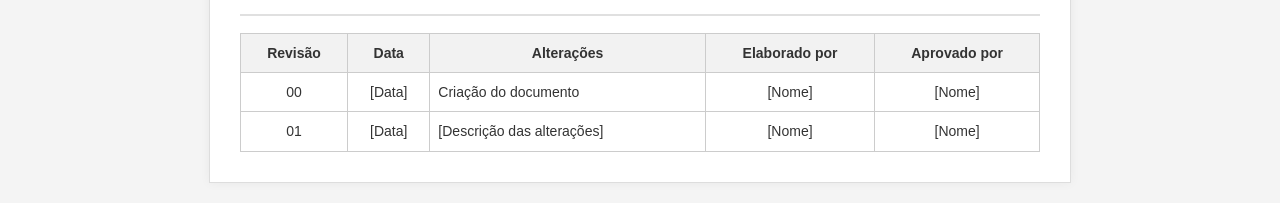
<file: pop-template.html>
<!DOCTYPE html>
<html lang="pt-br">
<head>
    <meta charset="UTF-8">
    <meta name="viewport" content="width=device-width, initial-scale=1.0">
    <title>POP - [NOME DO PROCEDIMENTO]</title>
    <style>
        /* --- Estilos Gerais --- */
        body {
            font-family: Arial, sans-serif;
            line-height: 1.6;
            margin: 20px;
            background-color: #f4f4f4;
            color: #333;
        }
        .container {
            max-width: 800px;
            margin: auto;
            background: #fff;
            padding: 30px;
            border: 1px solid #ddd;
            box-shadow: 0 0 10px rgba(0,0,0,0.05);
        }

        /* --- Estilos do Cabeçalho --- */
        .header-table {
            width: 100%;
            border-collapse: collapse;
            margin-bottom: 20px;
        }
        .header-table th, .header-table td {
            border: 1px solid #ccc;
            padding: 8px;
            text-align: left;
            font-size: 14px;
        }
        .header-table .logo-cell {
            text-align: center;
            font-weight: bold;
            font-size: 12px;
            vertical-align: middle;
        }
        .header-table .title-cell {
            text-align: center;
            font-weight: bold;
            font-size: 18px;
            background-color: #f2f2f2;
        }

        /* --- Estilos do Corpo do Documento --- */
        h1, h2, h3 {
            color: #004080; /* Um azul corporativo */
            border-bottom: 2px solid #e0e0e0;
            padding-bottom: 5px;
        }
        h1 {
            text-align: center;
            font-size: 24px;
        }
        h2 {
            font-size: 20px;
        }
        h3 {
            font-size: 16px;
            border-bottom: 1px dashed #e0e0e0;
        }
        ul, ol {
            padding-left: 20px;
        }
        strong {
            color: #333;
        }

        /* --- Estilos da Tabela de Revisões --- */
        .revisions-table {
            width: 100%;
            border-collapse: collapse;
            font-size: 14px;
        }
        .revisions-table th, .revisions-table td {
            border: 1px solid #ccc;
            padding: 8px;
            text-align: center;
        }
        .revisions-table th {
            background-color: #f2f2f2;
        }
        .revisions-table td:nth-child(3) { /* Coluna de Alterações */
            text-align: left;
        }

    </style>
</head>
<body>

    <div class="container">

        <!-- ========= CABEÇALHO ========= -->
        <table class="header-table">
            <tr>
                <td rowspan="2" class="logo-cell" style="width:25%;">
                    SALVABRAS INDÚSTRIA E COMÉRCIO LTDA.
                </td>
                <td colspan="2" class="title-cell">
                    PROCEDIMENTO OPERACIONAL PADRÃO
                </td>
            </tr>
            <tr>
                <td><strong>Código:</strong> POP-[ÁREA]-[NÚMERO]-Rev[XX]</td>
                <td><strong>Título:</strong> [NOME DO PROCEDIMENTO]</td>
            </tr>
            <tr>
                <td><strong>Área:</strong> [ÁREA RESPONSÁVEL]</td>
                <td><strong>Data de Elaboração:</strong> [DD/MM/AAAA]</td>
                <td><strong>Próxima Revisão:</strong> [DD/MM/AAAA]</td>
            </tr>
        </table>

        <!-- ========= CORPO DO DOCUMENTO ========= -->
        <h1>[TÍTULO DO PROCEDIMENTO]</h1>

        <h2>1. OBJETIVO</h2>
        <p>Descrever claramente o propósito e finalidade do procedimento.</p>

        <h2>2. ESCOPO</h2>
        <p>Definir onde e quando este procedimento se aplica.</p>

        <h2>3. RESPONSABILIDADES</h2>
        <ul>
            <li><strong>[Cargo/Função]:</strong> [Responsabilidade específica]</li>
            <li><strong>[Cargo/Função]:</strong> [Responsabilidade específica]</li>
        </ul>

        <h2>4. DEFINIÇÕES E SIGLAS</h2>
        <ul>
            <li><strong>[Termo]:</strong> [Definição]</li>
            <li><strong>[Sigla]:</strong> [Significado]</li>
        </ul>

        <h2>5. PROCEDIMENTO</h2>
        <h3>5.1 Preparação</h3>
        <ol>
            <li>[Passo 1]</li>
            <li>[Passo 2]</li>
            <li>[Passo 3]</li>
        </ol>

        <h3>5.2 Execução</h3>
        <ol>
            <li>[Passo 1]</li>
            <li>[Passo 2]</li>
            <li>[Passo 3]</li>
        </ol>

        <h3>5.3 Finalização</h3>
        <ol>
            <li>[Passo 1]</li>
            <li>[Passo 2]</li>
            <li>[Passo 3]</li>
        </ol>

        <h2>6. REGISTROS</h2>
        <p>- [Nome do Registro] - [Código] - [Tempo de Retenção]</p>

        <h2>7. DOCUMENTOS RELACIONADOS</h2>
        <p>- [Documento 1] - [Código]</p>
        <p>- [Documento 2] - [Código]</p>

        <h2>8. ANEXOS</h2>
        <p>- Anexo A: [Descrição]</p>
        <p>- Anexo B: [Descrição]</p>

        <h2>9. CONTROLE DE REVISÕES</h2>
        <table class="revisions-table">
            <thead>
                <tr>
                    <th>Revisão</th>
                    <th>Data</th>
                    <th>Alterações</th>
                    <th>Elaborado por</th>
                    <th>Aprovado por</th>
                </tr>
            </thead>
            <tbody>
                <tr>
                    <td>00</td>
                    <td>[Data]</td>
                    <td>Criação do documento</td>
                    <td>[Nome]</td>
                    <td>[Nome]</td>
                </tr>
                <tr>
                    <td>01</td>
                    <td>[Data]</td>
                    <td>[Descrição das alterações]</td>
                    <td>[Nome]</td>
                    <td>[Nome]</td>
                </tr>
            </tbody>
        </table>

    </div> <!-- Fim do container -->

</body>
</html>
</file>
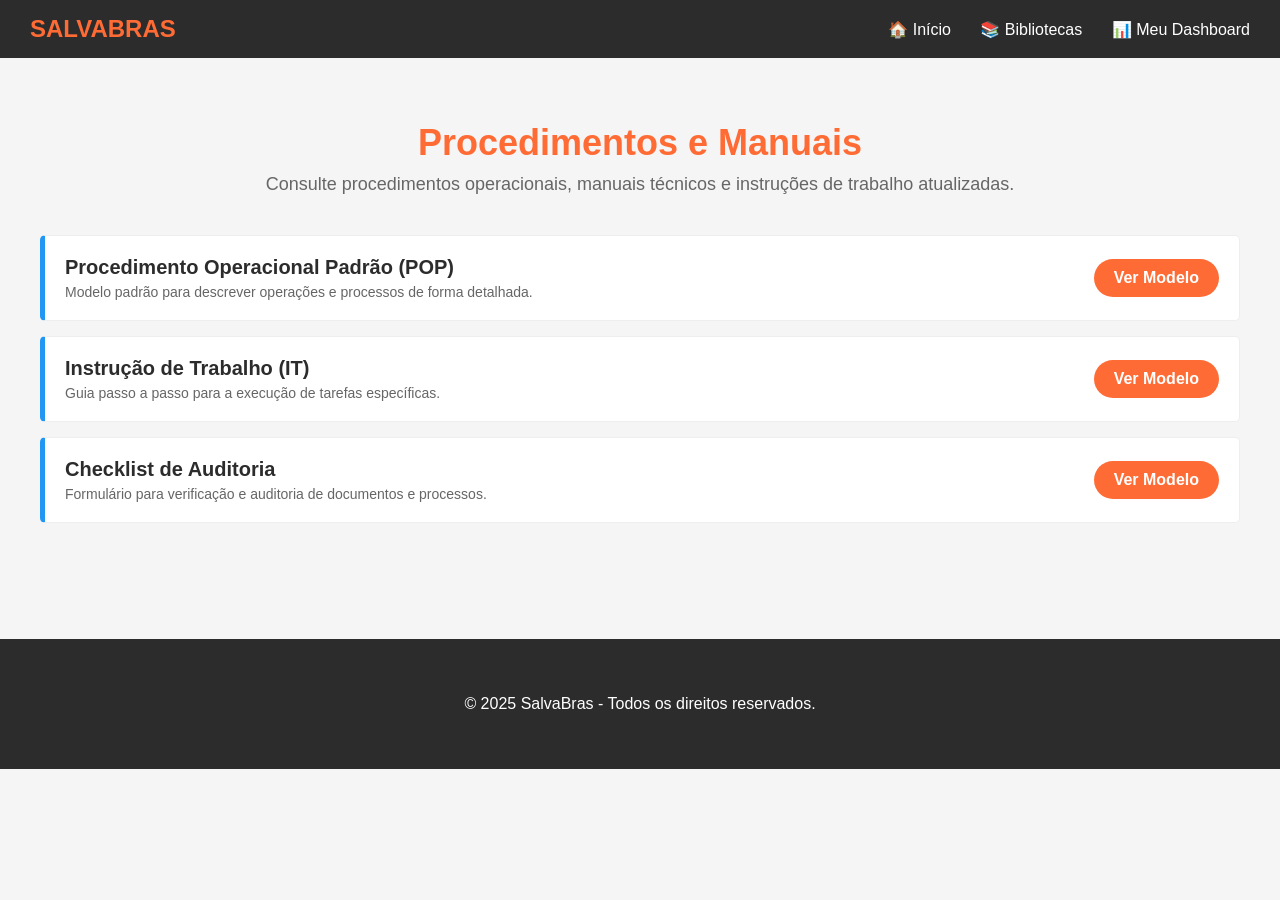
<file: procedimentos.html>
<!DOCTYPE html>
<html lang="pt-br">
<head>
    <meta charset="UTF-8">
    <meta name="viewport" content="width=device-width, initial-scale=1.0">
    <title>Procedimentos e Manuais - Biblioteca SalvaBras</title>
    <style>
        /* --- 🎨 IDENTIDADE VISUAL SALVABRAS (Consistente) 🎨 --- */
        :root {
            --primary-orange: #FF6B35;
            --secondary-green: #4CAF50;
            --accent-blue: #2196F3;
            --dark-gray: #2C2C2C;
            --light-gray: #F5F5F5;
            --white: #FFFFFF;
            --text-primary: #2C2C2C;
            --text-secondary: #666666;
        }
        body {
            font-family: 'Segoe UI', 'Roboto', sans-serif;
            background-color: var(--light-gray);
            color: var(--text-primary);
            margin: 0;
        }
        .container {
            max-width: 1200px;
            margin: auto;
            padding: 40px 20px;
        }
        h1, h2 {
            font-weight: 700;
            color: var(--dark-gray);
        }
        h1 {
            font-size: 36px;
            color: var(--primary-orange);
            text-align: center;
            margin-bottom: 10px;
        }
        .page-subtitle {
            text-align: center;
            font-size: 18px;
            color: var(--text-secondary);
            margin-top: 0;
            margin-bottom: 40px;
        }

        /* --- Header (Reutilizado) --- */
        .main-header {
            background-color: var(--dark-gray);
            color: var(--white);
            padding: 15px 30px;
            display: flex;
            justify-content: space-between;
            align-items: center;
        }
        .main-header .logo { font-size: 24px; font-weight: bold; color: var(--primary-orange); }
        .main-header nav a { color: var(--white); text-decoration: none; margin-left: 25px; }

        /* --- Lista de Documentos --- */
        .document-list {
            list-style-type: none;
            padding: 0;
        }
        .document-list-item {
            background-color: var(--white);
            border: 1px solid #eee;
            border-left: 5px solid var(--accent-blue);
            border-radius: 5px;
            padding: 20px;
            margin-bottom: 15px;
            display: flex;
            justify-content: space-between;
            align-items: center;
            transition: box-shadow 0.2s;
        }
        .document-list-item:hover {
            box-shadow: 0 5px 15px rgba(0,0,0,0.08);
        }
        .document-info h3 {
            margin: 0 0 5px 0;
            font-size: 20px;
            color: var(--dark-gray);
        }
        .document-info p {
            margin: 0;
            color: var(--text-secondary);
            font-size: 14px;
        }
        .btn {
            color: var(--white);
            padding: 10px 20px;
            border: none;
            border-radius: 50px;
            font-weight: bold;
            text-decoration: none;
            cursor: pointer;
        }
        .btn-orange { background-color: var(--primary-orange); }

        /* --- Footer (Reutilizado) --- */
        .main-footer {
            background-color: var(--dark-gray);
            color: var(--white);
            text-align: center;
            padding: 40px 20px;
            margin-top: 60px;
        }
    </style>
</head>
<body>

    <header class="main-header">
        <div class="logo">SALVABRAS</div>
        <nav>
            <a href="index.html">🏠 Início</a>
            <a href="#">📚 Bibliotecas</a>
            <a href="#">📊 Meu Dashboard</a>
        </nav>
    </header>

    <div class="container">
        <h1>Procedimentos e Manuais</h1>
        <p class="page-subtitle">Consulte procedimentos operacionais, manuais técnicos e instruções de trabalho atualizadas.</p>

        <ul class="document-list">
            <li class="document-list-item">
                <div class="document-info">
                    <h3>Procedimento Operacional Padrão (POP)</h3>
                    <p>Modelo padrão para descrever operações e processos de forma detalhada.</p>
                </div>
                <a href="template-pop.html" class="btn btn-orange">Ver Modelo</a>
            </li>
            <li class="document-list-item">
                <div class="document-info">
                    <h3>Instrução de Trabalho (IT)</h3>
                    <p>Guia passo a passo para a execução de tarefas específicas.</p>
                </div>
                <a href="template-it.html" class="btn btn-orange">Ver Modelo</a>
            </li>
            <li class="document-list-item">
                <div class="document-info">
                    <h3>Checklist de Auditoria</h3>
                    <p>Formulário para verificação e auditoria de documentos e processos.</p>
                </div>
                <a href="template-auditoria.html" class="btn btn-orange">Ver Modelo</a>
            </li>
            <!-- Adicionaríamos os outros templates aqui conforme os criamos -->
        </ul>
    </div>

    <footer class="main-footer">
        <p>&copy; 2025 SalvaBras - Todos os direitos reservados.</p>
    </footer>

</body>
</html>
</file>
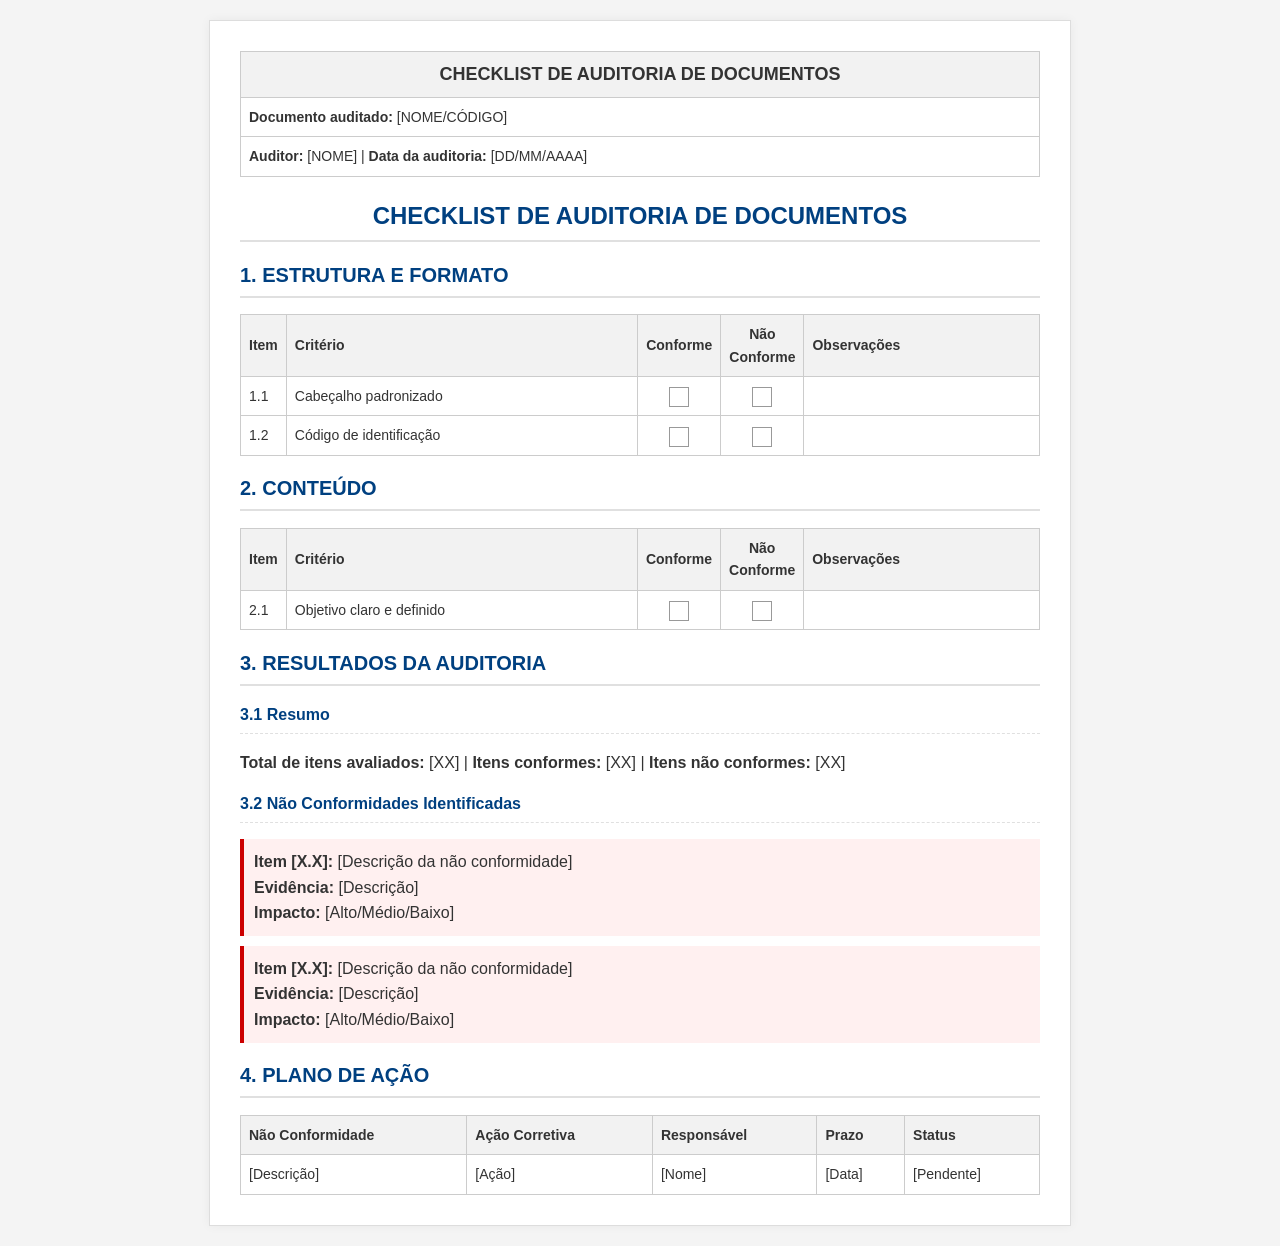
<file: template-auditoria.html>
<!DOCTYPE html>
<html lang="pt-br">
<head>
    <meta charset="UTF-8">
    <meta name="viewport" content="width=device-width, initial-scale=1.0">
    <title>Checklist de Auditoria - [NOME DO DOCUMENTO]</title>
    <style>
        /* --- Estilos Gerais (Consistentes) --- */
        body {
            font-family: Arial, sans-serif;
            line-height: 1.6;
            margin: 20px;
            background-color: #f4f4f4;
            color: #333;
        }
        .container {
            max-width: 800px;
            margin: auto;
            background: #fff;
            padding: 30px;
            border: 1px solid #ddd;
            box-shadow: 0 0 10px rgba(0,0,0,0.05);
        }

        /* --- Estilos do Cabeçalho (Reutilizado) --- */
        .header-table {
            width: 100%;
            border-collapse: collapse;
            margin-bottom: 20px;
        }
        .header-table td {
            border: 1px solid #ccc;
            padding: 8px;
            text-align: left;
            font-size: 14px;
        }
        .header-table .title-cell {
            text-align: center;
            font-weight: bold;
            font-size: 18px;
            background-color: #f2f2f2;
        }

        /* --- Estilos do Corpo do Documento --- */
        h1, h2, h3 {
            color: #004080;
            border-bottom: 2px solid #e0e0e0;
            padding-bottom: 5px;
        }
        h1 {
            text-align: center;
            font-size: 24px;
        }
        h2 {
            font-size: 20px;
        }
        h3 {
            font-size: 16px;
            border-bottom: 1px dashed #e0e0e0;
        }
        
        /* --- Estilos da Tabela de Checklist --- */
        .checklist-table {
            width: 100%;
            border-collapse: collapse;
            font-size: 14px;
            margin-top: 15px;
        }
        .checklist-table th, .checklist-table td {
            border: 1px solid #ccc;
            padding: 8px;
            text-align: left;
            vertical-align: middle;
        }
        .checklist-table th {
            background-color: #f2f2f2;
        }
        .checklist-table .item-col { width: 5%; }
        .checklist-table .criteria-col { width: 45%; }
        .checklist-table .check-col { width: 10%; text-align: center; }
        .checklist-table .obs-col { width: 30%; }
        .checkbox {
            display: inline-block;
            width: 18px;
            height: 18px;
            border: 1px solid #999;
            vertical-align: middle;
        }
        .non-conformity {
            background-color: #fff0f0;
            border-left: 4px solid #c00;
            padding: 10px;
            margin-top: 10px;
        }

    </style>
</head>
<body>

    <div class="container">

        <!-- ========= CABEÇALHO ========= -->
        <table class="header-table">
            <tr><td class="title-cell">CHECKLIST DE AUDITORIA DE DOCUMENTOS</td></tr>
            <tr><td><strong>Documento auditado:</strong> [NOME/CÓDIGO]</td></tr>
            <tr><td><strong>Auditor:</strong> [NOME] | <strong>Data da auditoria:</strong> [DD/MM/AAAA]</td></tr>
        </table>

        <!-- ========= CORPO DO DOCUMENTO ========= -->
        <h1>CHECKLIST DE AUDITORIA DE DOCUMENTOS</h1>

        <h2>1. ESTRUTURA E FORMATO</h2>
        <table class="checklist-table">
            <thead>
                <tr>
                    <th class="item-col">Item</th>
                    <th class="criteria-col">Critério</th>
                    <th class="check-col">Conforme</th>
                    <th class="check-col">Não Conforme</th>
                    <th class="obs-col">Observações</th>
                </tr>
            </thead>
            <tbody>
                <tr>
                    <td>1.1</td>
                    <td>Cabeçalho padronizado</td>
                    <td class="check-col"><div class="checkbox"></div></td>
                    <td class="check-col"><div class="checkbox"></div></td>
                    <td></td>
                </tr>
                <tr>
                    <td>1.2</td>
                    <td>Código de identificação</td>
                    <td class="check-col"><div class="checkbox"></div></td>
                    <td class="check-col"><div class="checkbox"></div></td>
                    <td></td>
                </tr>
            </tbody>
        </table>

        <h2>2. CONTEÚDO</h2>
        <table class="checklist-table">
            <!-- Repetir a estrutura da tabela acima -->
            <thead>
                <tr>
                    <th class="item-col">Item</th>
                    <th class="criteria-col">Critério</th>
                    <th class="check-col">Conforme</th>
                    <th class="check-col">Não Conforme</th>
                    <th class="obs-col">Observações</th>
                </tr>
            </thead>
            <tbody>
                <tr>
                    <td>2.1</td>
                    <td>Objetivo claro e definido</td>
                    <td class="check-col"><div class="checkbox"></div></td>
                    <td class="check-col"><div class="checkbox"></div></td>
                    <td></td>
                </tr>
            </tbody>
        </table>

        <h2>3. RESULTADOS DA AUDITORIA</h2>
        <h3>3.1 Resumo</h3>
        <p>
            <strong>Total de itens avaliados:</strong> [XX] | 
            <strong>Itens conformes:</strong> [XX] | 
            <strong>Itens não conformes:</strong> [XX]
        </p>

        <h3>3.2 Não Conformidades Identificadas</h3>
        <div class="non-conformity">
            <strong>Item [X.X]:</strong> [Descrição da não conformidade]<br>
            <strong>Evidência:</strong> [Descrição]<br>
            <strong>Impacto:</strong> [Alto/Médio/Baixo]
        </div>
        <div class="non-conformity">
            <strong>Item [X.X]:</strong> [Descrição da não conformidade]<br>
            <strong>Evidência:</strong> [Descrição]<br>
            <strong>Impacto:</strong> [Alto/Médio/Baixo]
        </div>

        <h2>4. PLANO DE AÇÃO</h2>
        <table class="checklist-table">
             <thead>
                <tr>
                    <th>Não Conformidade</th>
                    <th>Ação Corretiva</th>
                    <th>Responsável</th>
                    <th>Prazo</th>
                    <th>Status</th>
                </tr>
            </thead>
            <tbody>
                <tr>
                    <td>[Descrição]</td>
                    <td>[Ação]</td>
                    <td>[Nome]</td>
                    <td>[Data]</td>
                    <td>[Pendente]</td>
                </tr>
            </tbody>
        </table>

    </div> <!-- Fim do container -->

</body>
</html>
</file>
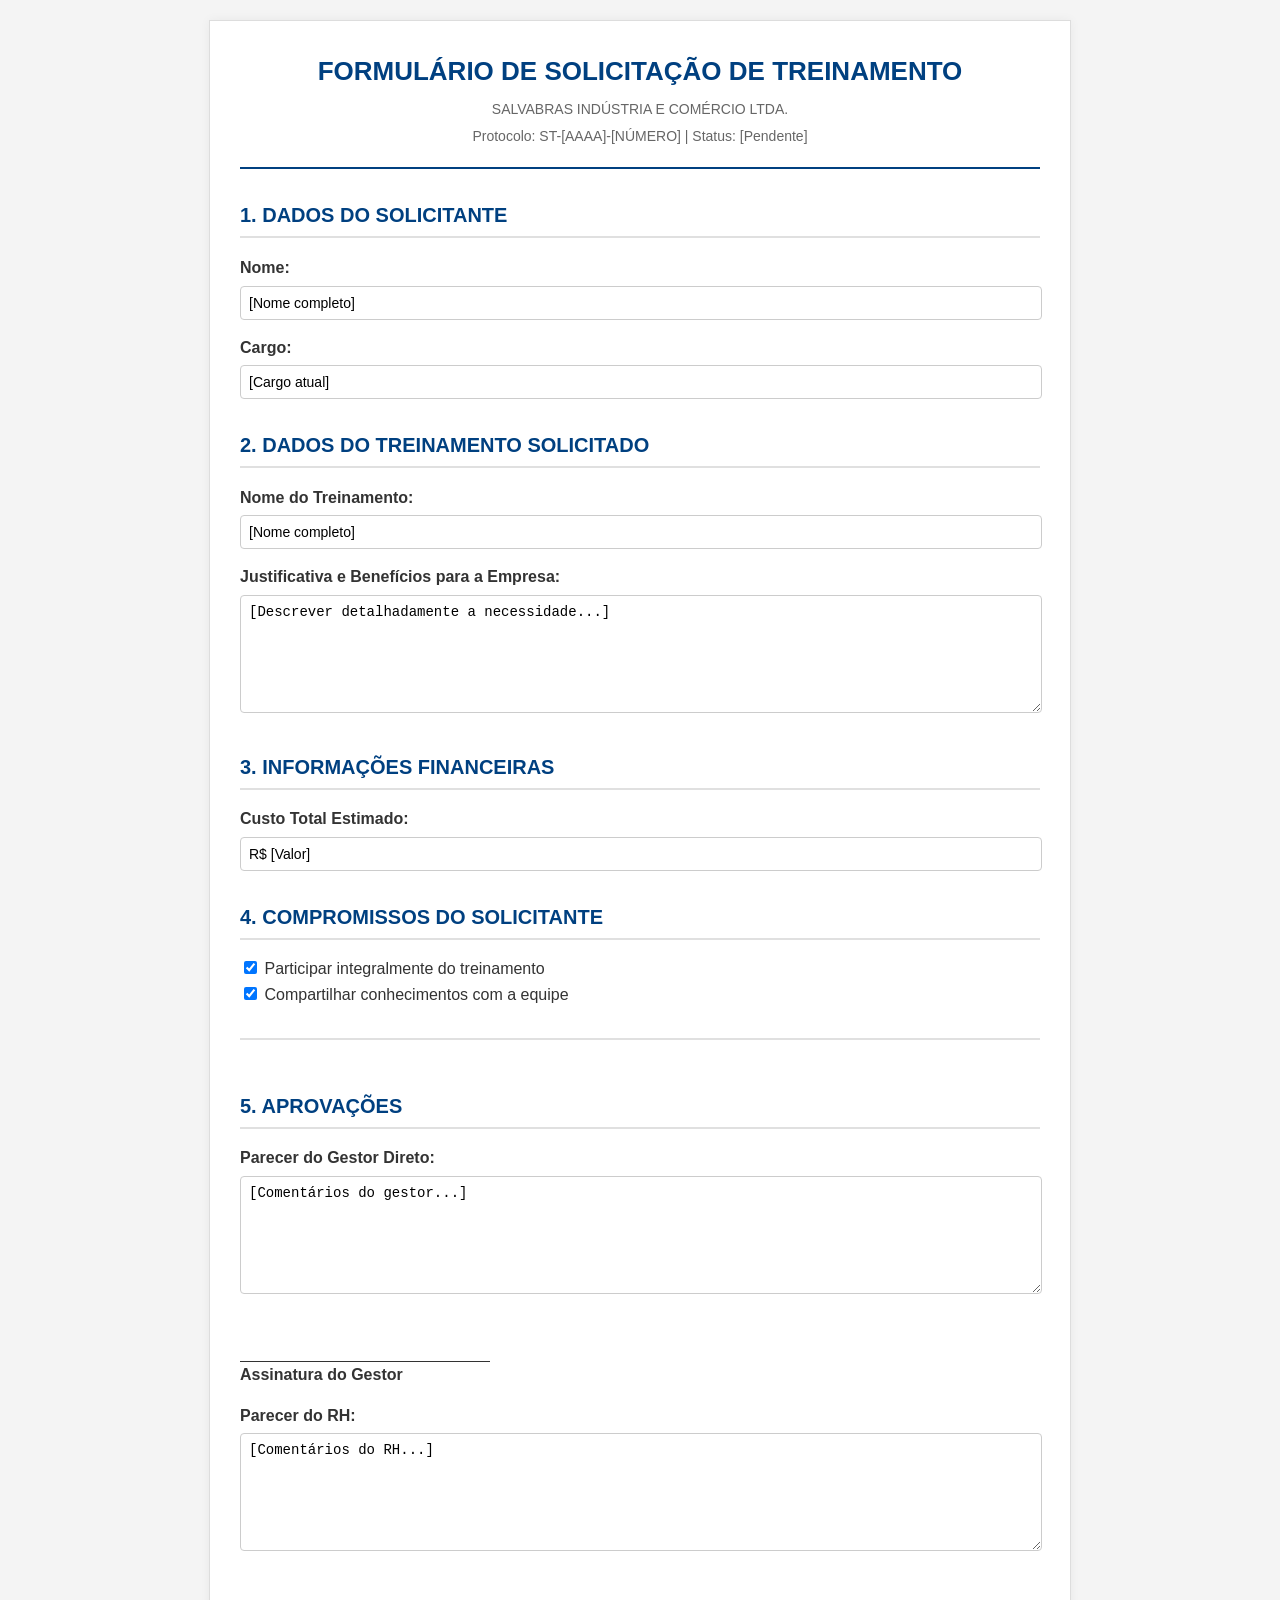
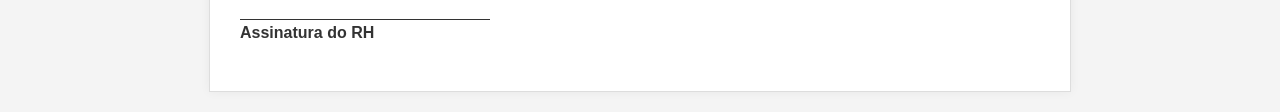
<file: template-formulario.html>
<!DOCTYPE html>
<html lang="pt-br">
<head>
    <meta charset="UTF-8">
    <meta name="viewport" content="width=device-width, initial-scale=1.0">
    <title>Solicitação de Treinamento</title>
    <style>
        /* --- Estilos Gerais (Consistentes) --- */
        body {
            font-family: Arial, sans-serif;
            line-height: 1.6;
            margin: 20px;
            background-color: #f4f4f4;
            color: #333;
        }
        .container {
            max-width: 800px;
            margin: auto;
            background: #fff;
            padding: 30px;
            border: 1px solid #ddd;
            box-shadow: 0 0 10px rgba(0,0,0,0.05);
        }

        /* --- Estilos do Cabeçalho --- */
        .form-header {
            text-align: center;
            margin-bottom: 20px;
            border-bottom: 2px solid #004080;
            padding-bottom: 15px;
        }
        .form-header h1 {
            margin: 0;
            font-size: 26px;
            color: #004080;
        }
        .form-header p {
            margin: 5px 0;
            font-size: 14px;
            color: #666;
        }

        /* --- Estilos do Formulário --- */
        h2 {
            color: #004080;
            font-size: 20px;
            border-bottom: 2px solid #e0e0e0;
            padding-bottom: 5px;
            margin-top: 30px;
        }
        .form-section {
            margin-bottom: 20px;
        }
        .form-group {
            margin-bottom: 15px;
        }
        .form-group label {
            display: block;
            font-weight: bold;
            margin-bottom: 5px;
        }
        .form-group input[type="text"],
        .form-group input[type="email"],
        .form-group textarea {
            width: 98%;
            padding: 8px;
            font-size: 14px;
            border: 1px solid #ccc;
            border-radius: 4px;
        }
        .form-group textarea {
            height: 100px;
            resize: vertical;
        }
        .form-group-checkbox label {
            font-weight: normal;
        }
        .approval-section {
            margin-top: 30px;
            border-top: 2px solid #e0e0e0;
            padding-top: 20px;
        }
        .signature-line {
            border-bottom: 1px solid #333;
            height: 40px;
            width: 250px;
            display: block;
            margin-top: 20px;
        }

    </style>
</head>
<body>

    <div class="container">

        <!-- ========= CABEÇALHO ========= -->
        <div class="form-header">
            <h1>FORMULÁRIO DE SOLICITAÇÃO DE TREINAMENTO</h1>
            <p>SALVABRAS INDÚSTRIA E COMÉRCIO LTDA.</p>
            <p>Protocolo: ST-[AAAA]-[NÚMERO] | Status: [Pendente]</p>
        </div>

        <!-- ========= CORPO DO FORMULÁRIO ========= -->
        <form>
            <div class="form-section">
                <h2>1. DADOS DO SOLICITANTE</h2>
                <div class="form-group">
                    <label for="nome">Nome:</label>
                    <input type="text" id="nome" name="nome" value="[Nome completo]">
                </div>
                <div class="form-group">
                    <label for="cargo">Cargo:</label>
                    <input type="text" id="cargo" name="cargo" value="[Cargo atual]">
                </div>
            </div>

            <div class="form-section">
                <h2>2. DADOS DO TREINAMENTO SOLICITADO</h2>
                <div class="form-group">
                    <label for="treinamento">Nome do Treinamento:</label>
                    <input type="text" id="treinamento" name="treinamento" value="[Nome completo]">
                </div>
                <div class="form-group">
                    <label for="justificativa">Justificativa e Benefícios para a Empresa:</label>
                    <textarea id="justificativa" name="justificativa">[Descrever detalhadamente a necessidade...]</textarea>
                </div>
            </div>

            <div class="form-section">
                <h2>3. INFORMAÇÕES FINANCEIRAS</h2>
                <div class="form-group">
                    <label for="custo">Custo Total Estimado:</label>
                    <input type="text" id="custo" name="custo" value="R$ [Valor]">
                </div>
            </div>

            <div class="form-section">
                <h2>4. COMPROMISSOS DO SOLICITANTE</h2>
                <div class="form-group-checkbox">
                    <input type="checkbox" id="comp1" name="comp1" checked>
                    <label for="comp1">Participar integralmente do treinamento</label>
                </div>
                <div class="form-group-checkbox">
                    <input type="checkbox" id="comp2" name="comp2" checked>
                    <label for="comp2">Compartilhar conhecimentos com a equipe</label>
                </div>
            </div>

            <div class="approval-section">
                <h2>5. APROVAÇÕES</h2>
                <div class="form-group">
                    <label>Parecer do Gestor Direto:</label>
                    <textarea>[Comentários do gestor...]</textarea>
                    <span class="signature-line"></span>
                    <label>Assinatura do Gestor</label>
                </div>
                <div class="form-group">
                    <label>Parecer do RH:</label>
                    <textarea>[Comentários do RH...]</textarea>
                    <span class="signature-line"></span>
                    <label>Assinatura do RH</label>
                </div>
            </div>
        </form>

    </div> <!-- Fim do container -->

</body>
</html>
</file>
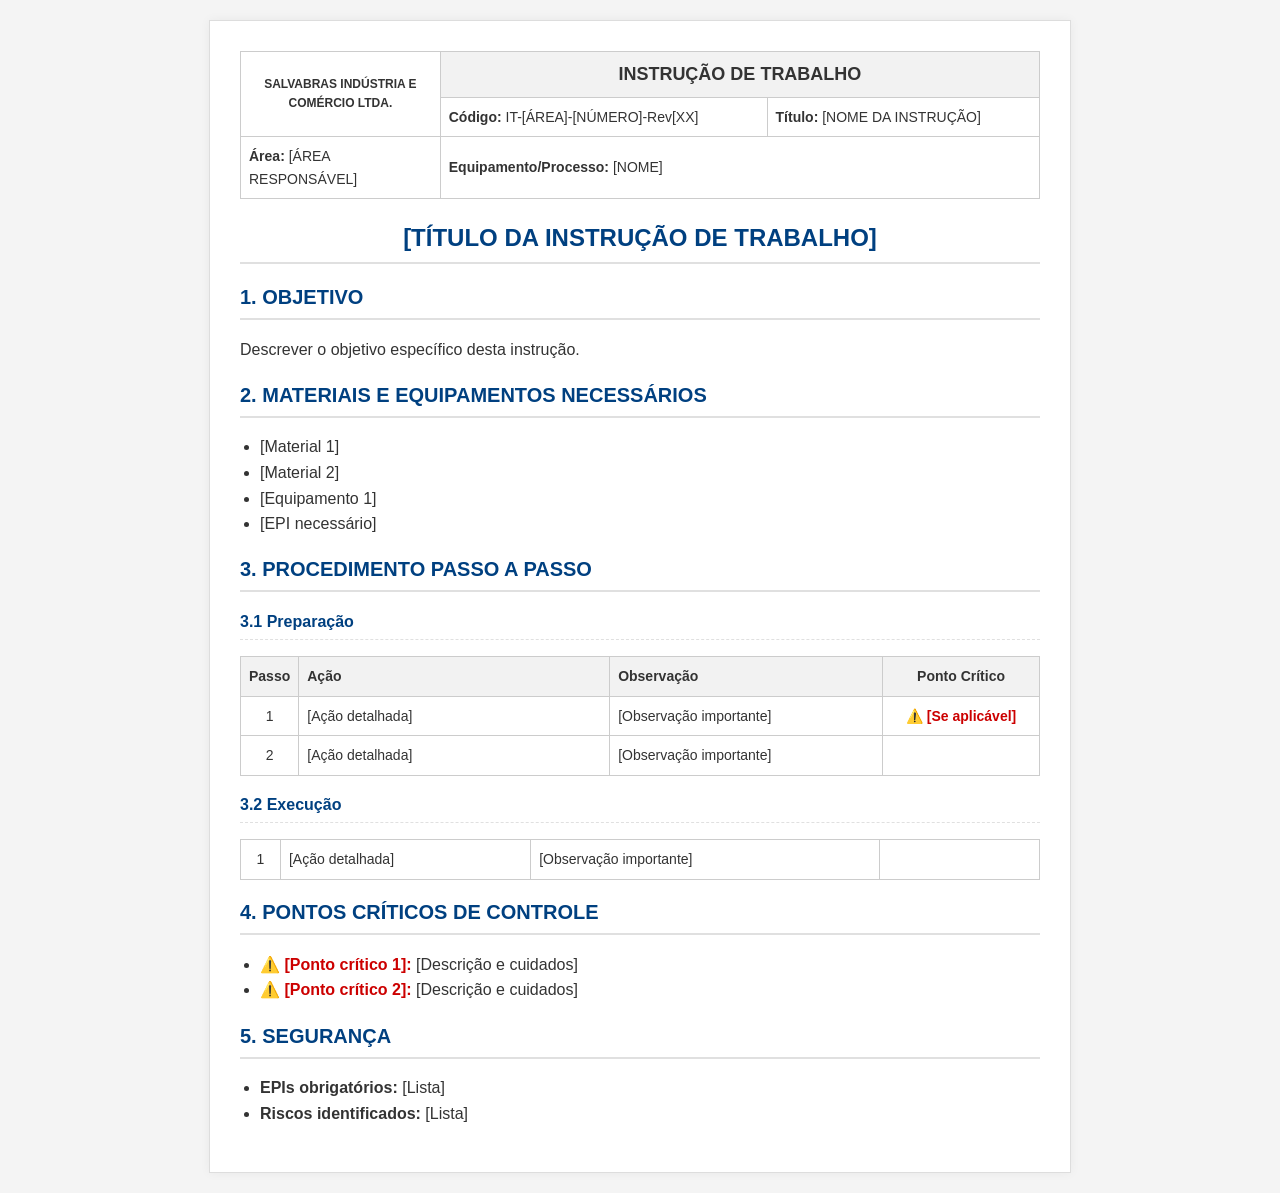
<file: template-it.html>
<!DOCTYPE html>
<html lang="pt-br">
<head>
    <meta charset="UTF-8">
    <meta name="viewport" content="width=device-width, initial-scale=1.0">
    <title>Instrução de Trabalho - [NOME DA INSTRUÇÃO]</title>
    <style>
        /* --- Estilos Gerais (Consistentes com as outras páginas) --- */
        body {
            font-family: Arial, sans-serif;
            line-height: 1.6;
            margin: 20px;
            background-color: #f4f4f4;
            color: #333;
        }
        .container {
            max-width: 800px;
            margin: auto;
            background: #fff;
            padding: 30px;
            border: 1px solid #ddd;
            box-shadow: 0 0 10px rgba(0,0,0,0.05);
        }

        /* --- Estilos do Cabeçalho (Reutilizado do POP) --- */
        .header-table {
            width: 100%;
            border-collapse: collapse;
            margin-bottom: 20px;
        }
        .header-table th, .header-table td {
            border: 1px solid #ccc;
            padding: 8px;
            text-align: left;
            font-size: 14px;
        }
        .header-table .logo-cell {
            text-align: center;
            font-weight: bold;
            font-size: 12px;
            vertical-align: middle;
        }
        .header-table .title-cell {
            text-align: center;
            font-weight: bold;
            font-size: 18px;
            background-color: #f2f2f2;
        }

        /* --- Estilos do Corpo do Documento --- */
        h1, h2, h3 {
            color: #004080;
            border-bottom: 2px solid #e0e0e0;
            padding-bottom: 5px;
        }
        h1 {
            text-align: center;
            font-size: 24px;
        }
        h2 {
            font-size: 20px;
        }
        h3 {
            font-size: 16px;
            border-bottom: 1px dashed #e0e0e0;
        }
        ul {
            padding-left: 20px;
        }
        .critical-point {
            color: #c00;
            font-weight: bold;
        }

        /* --- Estilos da Tabela de Procedimento --- */
        .procedure-table {
            width: 100%;
            border-collapse: collapse;
            font-size: 14px;
            margin-top: 15px;
        }
        .procedure-table th, .procedure-table td {
            border: 1px solid #ccc;
            padding: 8px;
            text-align: left;
            vertical-align: top;
        }
        .procedure-table th {
            background-color: #f2f2f2;
        }
        .procedure-table .step-col { width: 5%; text-align: center; }
        .procedure-table .action-col { width: 40%; }
        .procedure-table .obs-col { width: 35%; }
        .procedure-table .critical-col { width: 20%; text-align: center; }

    </style>
</head>
<body>

    <div class="container">

        <!-- ========= CABEÇALHO ========= -->
        <table class="header-table">
            <tr>
                <td rowspan="2" class="logo-cell" style="width:25%;">
                    SALVABRAS INDÚSTRIA E COMÉRCIO LTDA.
                </td>
                <td colspan="2" class="title-cell">
                    INSTRUÇÃO DE TRABALHO
                </td>
            </tr>
            <tr>
                <td><strong>Código:</strong> IT-[ÁREA]-[NÚMERO]-Rev[XX]</td>
                <td><strong>Título:</strong> [NOME DA INSTRUÇÃO]</td>
            </tr>
            <tr>
                <td><strong>Área:</strong> [ÁREA RESPONSÁVEL]</td>
                <td colspan="2"><strong>Equipamento/Processo:</strong> [NOME]</td>
            </tr>
        </table>

        <!-- ========= CORPO DO DOCUMENTO ========= -->
        <h1>[TÍTULO DA INSTRUÇÃO DE TRABALHO]</h1>

        <h2>1. OBJETIVO</h2>
        <p>Descrever o objetivo específico desta instrução.</p>

        <h2>2. MATERIAIS E EQUIPAMENTOS NECESSÁRIOS</h2>
        <ul>
            <li>[Material 1]</li>
            <li>[Material 2]</li>
            <li>[Equipamento 1]</li>
            <li>[EPI necessário]</li>
        </ul>

        <h2>3. PROCEDIMENTO PASSO A PASSO</h2>

        <h3>3.1 Preparação</h3>
        <table class="procedure-table">
            <thead>
                <tr>
                    <th class="step-col">Passo</th>
                    <th class="action-col">Ação</th>
                    <th class="obs-col">Observação</th>
                    <th class="critical-col">Ponto Crítico</th>
                </tr>
            </thead>
            <tbody>
                <tr>
                    <td class="step-col">1</td>
                    <td>[Ação detalhada]</td>
                    <td>[Observação importante]</td>
                    <td class="critical-col"><span class="critical-point">⚠️ [Se aplicável]</span></td>
                </tr>
                <tr>
                    <td class="step-col">2</td>
                    <td>[Ação detalhada]</td>
                    <td>[Observação importante]</td>
                    <td class="critical-col"></td>
                </tr>
            </tbody>
        </table>

        <h3>3.2 Execução</h3>
        <table class="procedure-table">
            <!-- A estrutura da tabela é a mesma, então não precisa de cabeçalho de novo -->
            <tbody>
                <tr>
                    <td class="step-col">1</td>
                    <td>[Ação detalhada]</td>
                    <td>[Observação importante]</td>
                    <td class="critical-col"></td>
                </tr>
            </tbody>
        </table>

        <h2>4. PONTOS CRÍTICOS DE CONTROLE</h2>
        <ul>
            <li><span class="critical-point">⚠️ [Ponto crítico 1]:</span> [Descrição e cuidados]</li>
            <li><span class="critical-point">⚠️ [Ponto crítico 2]:</span> [Descrição e cuidados]</li>
        </ul>
        
        <h2>5. SEGURANÇA</h2>
        <ul>
            <li><strong>EPIs obrigatórios:</strong> [Lista]</li>
            <li><strong>Riscos identificados:</strong> [Lista]</li>
        </ul>

    </div> <!-- Fim do container -->

</body>
</html>
</file>
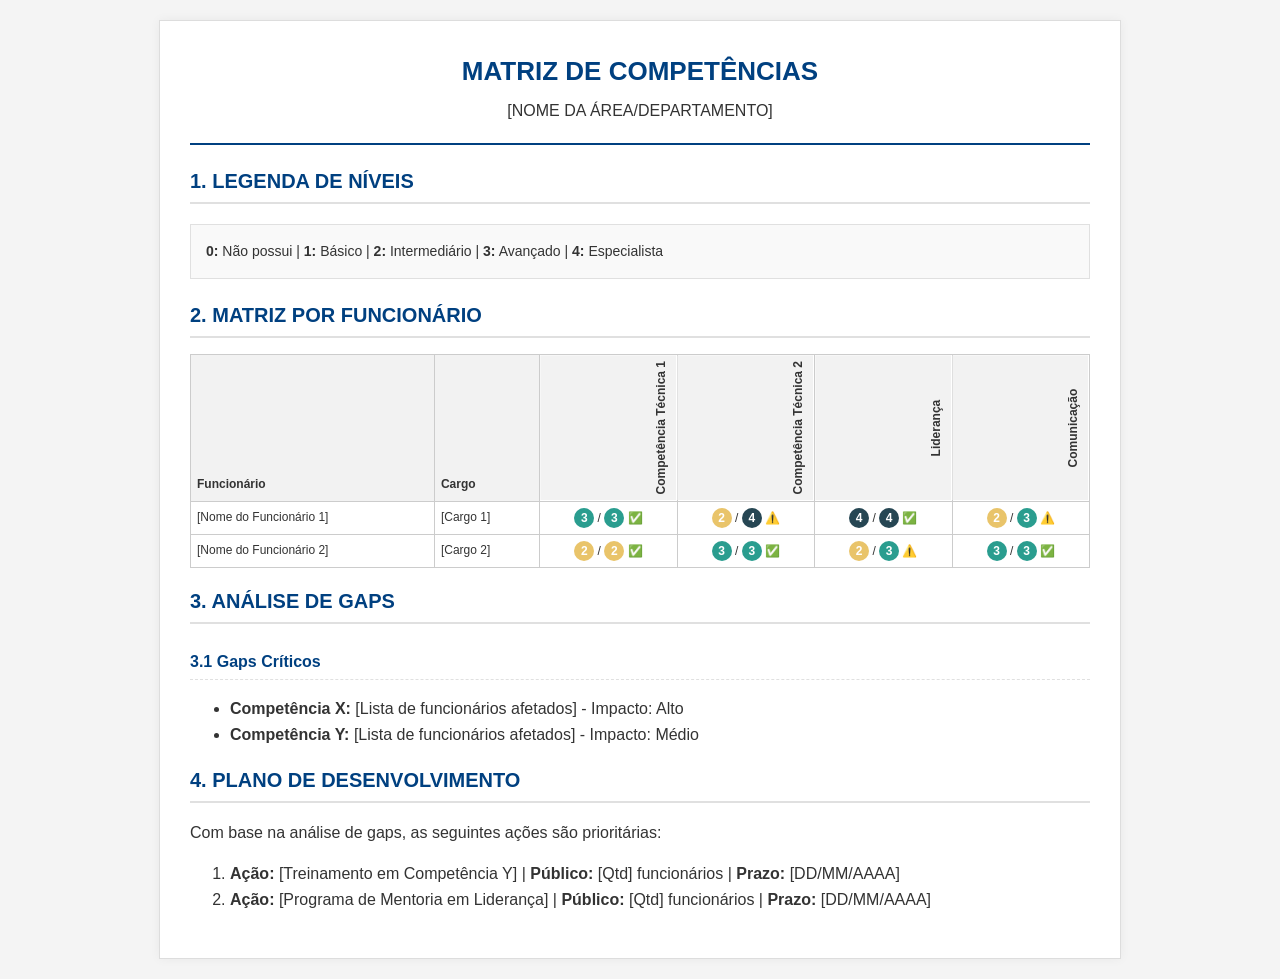
<file: template-matriz.html>
<!DOCTYPE html>
<html lang="pt-br">
<head>
    <meta charset="UTF-8">
    <meta name="viewport" content="width=device-width, initial-scale=1.0">
    <title>Matriz de Competências - [NOME DA ÁREA]</title>
    <style>
        /* --- Estilos Gerais (Consistentes) --- */
        body {
            font-family: Arial, sans-serif;
            line-height: 1.6;
            margin: 20px;
            background-color: #f4f4f4;
            color: #333;
        }
        .container {
            max-width: 900px; /* Aumentei um pouco para a tabela caber melhor */
            margin: auto;
            background: #fff;
            padding: 30px;
            border: 1px solid #ddd;
            box-shadow: 0 0 10px rgba(0,0,0,0.05);
        }

        /* --- Estilos do Cabeçalho --- */
        .matrix-header {
            text-align: center;
            margin-bottom: 20px;
            border-bottom: 2px solid #004080;
            padding-bottom: 15px;
        }
        .matrix-header h1 {
            margin: 0;
            font-size: 26px;
            color: #004080;
        }
        .matrix-header p {
            margin: 5px 0;
            font-size: 16px;
        }

        /* --- Estilos do Corpo do Documento --- */
        h2, h3 {
            color: #004080;
            border-bottom: 2px solid #e0e0e0;
            padding-bottom: 5px;
        }
        h2 {
            font-size: 20px;
        }
        h3 {
            font-size: 16px;
            border-bottom: 1px dashed #e0e0e0;
            margin-top: 25px;
        }
        
        /* --- Estilos da Legenda e Tabelas --- */
        .legend {
            background-color: #f9f9f9;
            border: 1px solid #e0e0e0;
            padding: 15px;
            margin: 20px 0;
            font-size: 14px;
        }
        .matrix-table {
            width: 100%;
            border-collapse: collapse;
            font-size: 12px; /* Fonte menor para caber mais dados */
            margin-top: 15px;
        }
        .matrix-table th, .matrix-table td {
            border: 1px solid #ccc;
            padding: 6px;
            text-align: center;
        }
        .matrix-table th {
            background-color: #f2f2f2;
            vertical-align: bottom;
        }
        .matrix-table .text-left {
            text-align: left;
        }
        .matrix-table .competency-col {
            writing-mode: vertical-rl; /* Escreve o texto na vertical */
            transform: rotate(180deg);
            white-space: nowrap;
        }
        .level {
            display: inline-block;
            width: 20px;
            height: 20px;
            line-height: 20px;
            border-radius: 50%; /* Deixa o fundo redondo */
            color: white;
            font-weight: bold;
        }
        .level-0 { background-color: #ccc; }
        .level-1 { background-color: #f4a261; }
        .level-2 { background-color: #e9c46a; }
        .level-3 { background-color: #2a9d8f; }
        .level-4 { background-color: #264653; }
        .gap {
            color: #c00;
            font-weight: bold;
        }
        .ok {
            color: green;
            font-weight: bold;
        }

    </style>
</head>
<body>

    <div class="container">

        <!-- ========= CABEÇALHO ========= -->
        <div class="matrix-header">
            <h1>MATRIZ DE COMPETÊNCIAS</h1>
            <p>[NOME DA ÁREA/DEPARTAMENTO]</p>
        </div>

        <!-- ========= LEGENDA ========= -->
        <h2>1. LEGENDA DE NÍVEIS</h2>
        <div class="legend">
            <strong>0:</strong> Não possui | 
            <strong>1:</strong> Básico | 
            <strong>2:</strong> Intermediário | 
            <strong>3:</strong> Avançado | 
            <strong>4:</strong> Especialista
        </div>

        <!-- ========= MATRIZ DE COMPETÊNCIAS ========= -->
        <h2>2. MATRIZ POR FUNCIONÁRIO</h2>
        <table class="matrix-table">
            <thead>
                <tr>
                    <th class="text-left">Funcionário</th>
                    <th class="text-left">Cargo</th>
                    <th class="competency-col">Competência Técnica 1</th>
                    <th class="competency-col">Competência Técnica 2</th>
                    <th class="competency-col">Liderança</th>
                    <th class="competency-col">Comunicação</th>
                </tr>
            </thead>
            <tbody>
                <tr>
                    <td class="text-left">[Nome do Funcionário 1]</td>
                    <td class="text-left">[Cargo 1]</td>
                    <td><span class="level level-3">3</span> / <span class="level level-3">3</span> <span class="ok">✅</span></td>
                    <td><span class="level level-2">2</span> / <span class="level level-4">4</span> <span class="gap">⚠️</span></td>
                    <td><span class="level level-4">4</span> / <span class="level level-4">4</span> <span class="ok">✅</span></td>
                    <td><span class="level level-2">2</span> / <span class="level level-3">3</span> <span class="gap">⚠️</span></td>
                </tr>
                <tr>
                    <td class="text-left">[Nome do Funcionário 2]</td>
                    <td class="text-left">[Cargo 2]</td>
                    <td><span class="level level-2">2</span> / <span class="level level-2">2</span> <span class="ok">✅</span></td>
                    <td><span class="level level-3">3</span> / <span class="level level-3">3</span> <span class="ok">✅</span></td>
                    <td><span class="level level-2">2</span> / <span class="level level-3">3</span> <span class="gap">⚠️</span></td>
                    <td><span class="level level-3">3</span> / <span class="level level-3">3</span> <span class="ok">✅</span></td>
                </tr>
            </tbody>
        </table>

        <h2>3. ANÁLISE DE GAPS</h2>
        <h3>3.1 Gaps Críticos</h3>
        <ul>
            <li><strong>Competência X:</strong> [Lista de funcionários afetados] - Impacto: Alto</li>
            <li><strong>Competência Y:</strong> [Lista de funcionários afetados] - Impacto: Médio</li>
        </ul>

        <h2>4. PLANO DE DESENVOLVIMENTO</h2>
        <p>Com base na análise de gaps, as seguintes ações são prioritárias:</p>
        <ol>
            <li><strong>Ação:</strong> [Treinamento em Competência Y] | <strong>Público:</strong> [Qtd] funcionários | <strong>Prazo:</strong> [DD/MM/AAAA]</li>
            <li><strong>Ação:</strong> [Programa de Mentoria em Liderança] | <strong>Público:</strong> [Qtd] funcionários | <strong>Prazo:</strong> [DD/MM/AAAA]</li>
        </ol>

    </div> <!-- Fim do container -->

</body>
</html>
</file>
<file: style.css>
/* --- 🎨 IDENTIDADE VISUAL SALVABRAS 🎨 --- */
:root {
    --primary-orange: #FF6B35;
    --secondary-green: #4CAF50;
    --accent-blue: #2196F3;
    --accent-pink: #E91E63;
    --dark-gray: #2C2C2C;
    --light-gray: #F5F5F5;
    --white: #FFFFFF;
    --text-primary: #2C2C2C;
    --text-secondary: #666666;
}

/* --- Estilos Gerais --- */
body {
    font-family: 'Segoe UI', 'Roboto', sans-serif;
    background-color: var(--white);
    color: var(--text-primary);
    margin: 0;
}
.container {
    max-width: 1200px;
    margin: auto;
    padding: 0 20px;
}
section {
    padding: 60px 0;
}
h1, h2, h3 {
    font-weight: 700;
    color: var(--dark-gray);
}
h2.section-title {
    text-align: center;
    font-size: 32px;
    margin-bottom: 40px;
    text-transform: uppercase;
}
p {
    line-height: 1.7;
    color: var(--text-secondary);
}

/* --- Header --- */
.main-header {
    background-color: var(--dark-gray);
    color: var(--white);
    padding: 15px 30px;
    display: flex;
    justify-content: space-between;
    align-items: center;
    position: sticky;
    top: 0;
    z-index: 1000;
}
.main-header .logo {
    font-size: 24px;
    font-weight: bold;
    color: var(--primary-orange);
}
.main-header nav a {
    color: var(--white);
    text-decoration: none;
    margin-left: 25px;
    font-size: 16px;
}

/* --- Banner Principal --- */
.hero-banner {
    background-color: var(--dark-gray);
    text-align: center;
    padding: 80px 20px;
    color: var(--white);
}
.hero-banner h1 {
    font-size: 48px;
    color: var(--white);
    margin-bottom: 10px;
}
.hero-banner p {
    font-size: 20px;
    color: var(--light-gray);
    max-width: 600px;
    margin: auto;
}

/* --- Seção de Boas-Vindas --- */
.welcome-section {
    text-align: center;
}
.welcome-section ul {
    list-style-type: none;
    padding: 0;
    display: inline-block;
    text-align: left;
    margin-top: 20px;
}
.welcome-section ul li {
    margin-bottom: 10px;
    font-size: 18px;
}

/* --- Grid de Cards --- */
.card-grid {
    display: grid;
    grid-template-columns: repeat(auto-fit, minmax(300px, 1fr));
    gap: 30px;
}
.info-card {
    background-color: var(--white);
    border: 1px solid #eee;
    border-radius: 8px;
    padding: 25px;
    text-decoration: none;
    color: var(--text-primary);
    transition: transform 0.2s, box-shadow 0.2s;
    display: flex;
    flex-direction: column;
}
.info-card:hover {
    transform: translateY(-5px);
    box-shadow: 0 10px 20px rgba(0,0,0,0.08);
}
.info-card .icon {
    font-size: 48px;
    margin-bottom: 15px;
    color: var(--primary-orange);
}
.info-card h3 {
    font-size: 22px;
    color: var(--dark-gray);
    margin-bottom: 10px;
}
.info-card p {
    font-size: 16px;
    flex-grow: 1;
}
.info-card .btn {
    margin-top: 20px;
}

/* --- Botões --- */
.btn {
    color: var(--white);
    padding: 12px 25px;
    border: none;
    border-radius: 50px;
    font-size: 16px;
    font-weight: bold;
    text-decoration: none;
    cursor: pointer;
    display: inline-block;
    text-align: center;
    transition: background-color 0.3s, transform 0.2s;
}
.btn:hover {
    transform: scale(1.03);
}
.btn-orange { background-color: var(--primary-orange); }
.btn-green { background-color: var(--secondary-green); }
.btn-blue { background-color: var(--accent-blue); }

/* --- Seção de Busca --- */
.search-section {
    background-color: var(--light-gray);
}
.search-box {
    display: flex;
    justify-content: center;
    gap: 10px;
}
.search-box input {
    width: 50%;
    padding: 15px;
    font-size: 18px;
    border: 1px solid #ddd;
    border-radius: 50px;
}

/* --- Dashboard --- */
.dashboard-card {
    background-color: var(--light-gray);
    border-left: 5px solid;
    padding: 20px;
    border-radius: 5px;
}
.dashboard-card h3 {
    margin-top: 0;
}
.dashboard-card .metric {
    font-size: 28px;
    font-weight: 700;
    color: var(--dark-gray);
}

/* --- Footer --- */
.main-footer {
    background-color: var(--dark-gray);
    color: var(--white);
    text-align: center;
    padding: 40px 20px;
    margin-top: 60px;
}
.main-footer a {
    color: var(--primary-orange);
}
/* --- ESTILOS DAS TABELAS DE DADOS (PDI, MATRIZ, ETC) --- */
.data-table {
    width: 100%;
    border-collapse: collapse;
    font-size: 14px;
    margin: 30px 0;
}
.data-table th, .data-table td {
    border: 1px solid #ddd;
    padding: 12px;
    text-align: center;
}
.data-table th {
    background-color: var(--light-gray);
    color: var(--dark-gray);
}
.data-table .text-left {
    text-align: left;
}
.data-table .gap {
    color: var(--primary-orange);
    font-weight: bold;
}
/* --- Estilo para formulário de PDI --- */
.pdi-form {
  display: flex;
  flex-direction: column;
  gap: 15px;
  margin-top: 20px;
  max-width: 600px;
  margin-inline: auto;
}
.pdi-form input {
  padding: 12px;
  font-size: 16px;
  border-radius: 8px;
  border: 1px solid #ccc;
}
.pdi-list {
  display: grid;
  gap: 20px;
  max-width: 800px;
  margin-inline: auto;
}
.pdi-card {
  background-color: var(--light-gray);
  border-left: 5px solid var(--primary-orange);
  padding: 20px;
  border-radius: 6px;
}
.pdi-card h3 {
  margin: 0 0 10px 0;
  color: var(--primary-orange);
}
/* --- ESTILOS DA PÁGINA DE PDI (pdi.html) --- */

.pdi-form {
    background-color: var(--light-gray);
    padding: 30px;
    border-radius: 8px;
    margin-bottom: 40px;
}

.pdi-form input[type="text"] {
    width: 98%;
    padding: 12px;
    font-size: 16px;
    border: 1px solid #ddd;
    border-radius: 5px;
    margin-bottom: 15px;
}

.pdi-form button {
    width: 100%;
    padding: 15px;
    font-size: 18px;
}

.pdi-list h3 {
    border-bottom: 2px solid var(--primary-orange);
    padding-bottom: 10px;
    margin-bottom: 15px;
    display: inline-block;
}

.pdi-card {
    background-color: var(--white);
    border: 1px solid #eee;
    border-left: 5px solid var(--accent-pink);
    border-radius: 5px;
    padding: 20px;
    margin-bottom: 15px;
    position: relative; /* Necessário para o botão de remover */
}

.pdi-card h4 {
    margin-top: 0;
    font-size: 18px;
}

.pdi-card .btn-blue {
    position: absolute;
    top: 15px;
    right: 15px;
    padding: 5px 10px; /* Botão menor */
    font-size: 12px;
}
/* --- ESTILOS DA PÁGINA DE TREINAMENTOS --- */

.filter-bar {
    text-align: center;
    margin-top: 20px;
    margin-bottom: 40px;
}

.btn-filter {
    background-color: #e0e0e0;
    color: var(--text-secondary);
    border: none;
    padding: 10px 20px;
    margin: 0 5px;
    border-radius: 20px;
    cursor: pointer;
    font-weight: 500;
}

.btn-filter.active, .btn-filter:hover {
    background-color: var(--primary-orange);
    color: var(--white);
}

.course-grid {
    display: grid;
    grid-template-columns: repeat(auto-fit, minmax(300px, 1fr));
    gap: 30px;
}

.course-card {
    background-color: var(--white);
    border-radius: 8px;
    box-shadow: 0 4px 10px rgba(0,0,0,0.1);
    overflow: hidden; /* Garante que a imagem não vaze das bordas arredondadas */
    display: flex;
    flex-direction: column;
    transition: transform 0.2s;
}

.course-card:hover {
    transform: translateY(-5px);
}

.course-card img {
    width: 100%;
    height: 150px;
    object-fit: cover; /* Garante que a imagem cubra a área sem distorcer */
}

.course-content {
    padding: 20px;
    display: flex;
    flex-direction: column;
    flex-grow: 1; /* Faz esta área crescer para empurrar o botão para baixo */
}

.course-category {
    display: inline-block;
    padding: 5px 10px;
    font-size: 12px;
    font-weight: bold;
    color: var(--white);
    border-radius: 15px;
    margin-bottom: 10px;
    align-self: flex-start; /* Alinha a tag no início */
}

.course-content h3 {
    font-size: 20px;
    margin: 0 0 10px 0;
}

.course-content p {
    font-size: 15px;
    flex-grow: 1; /* Faz o parágrafo crescer e empurrar o botão */
}

.course-content .btn {
    margin-top: 15px;
    align-self: flex-start; /* Alinha o botão no início */
}
</file>
